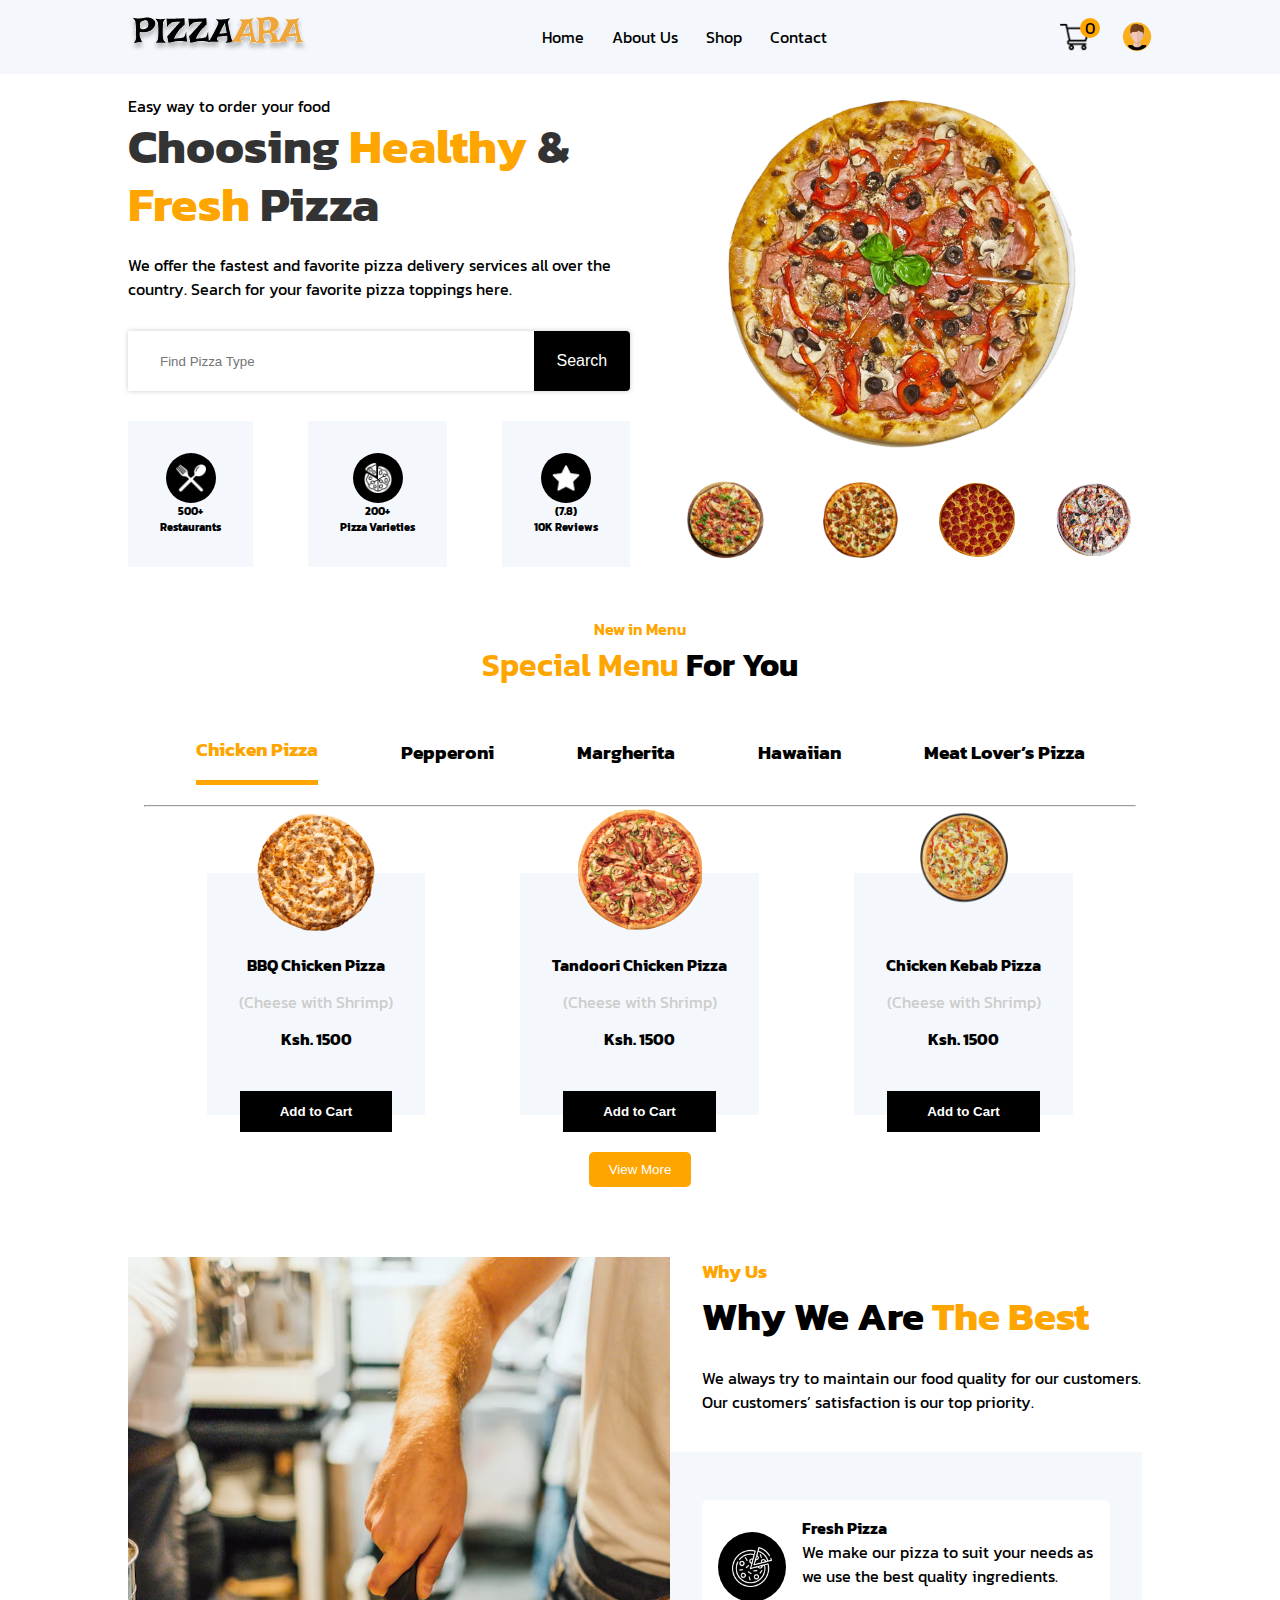
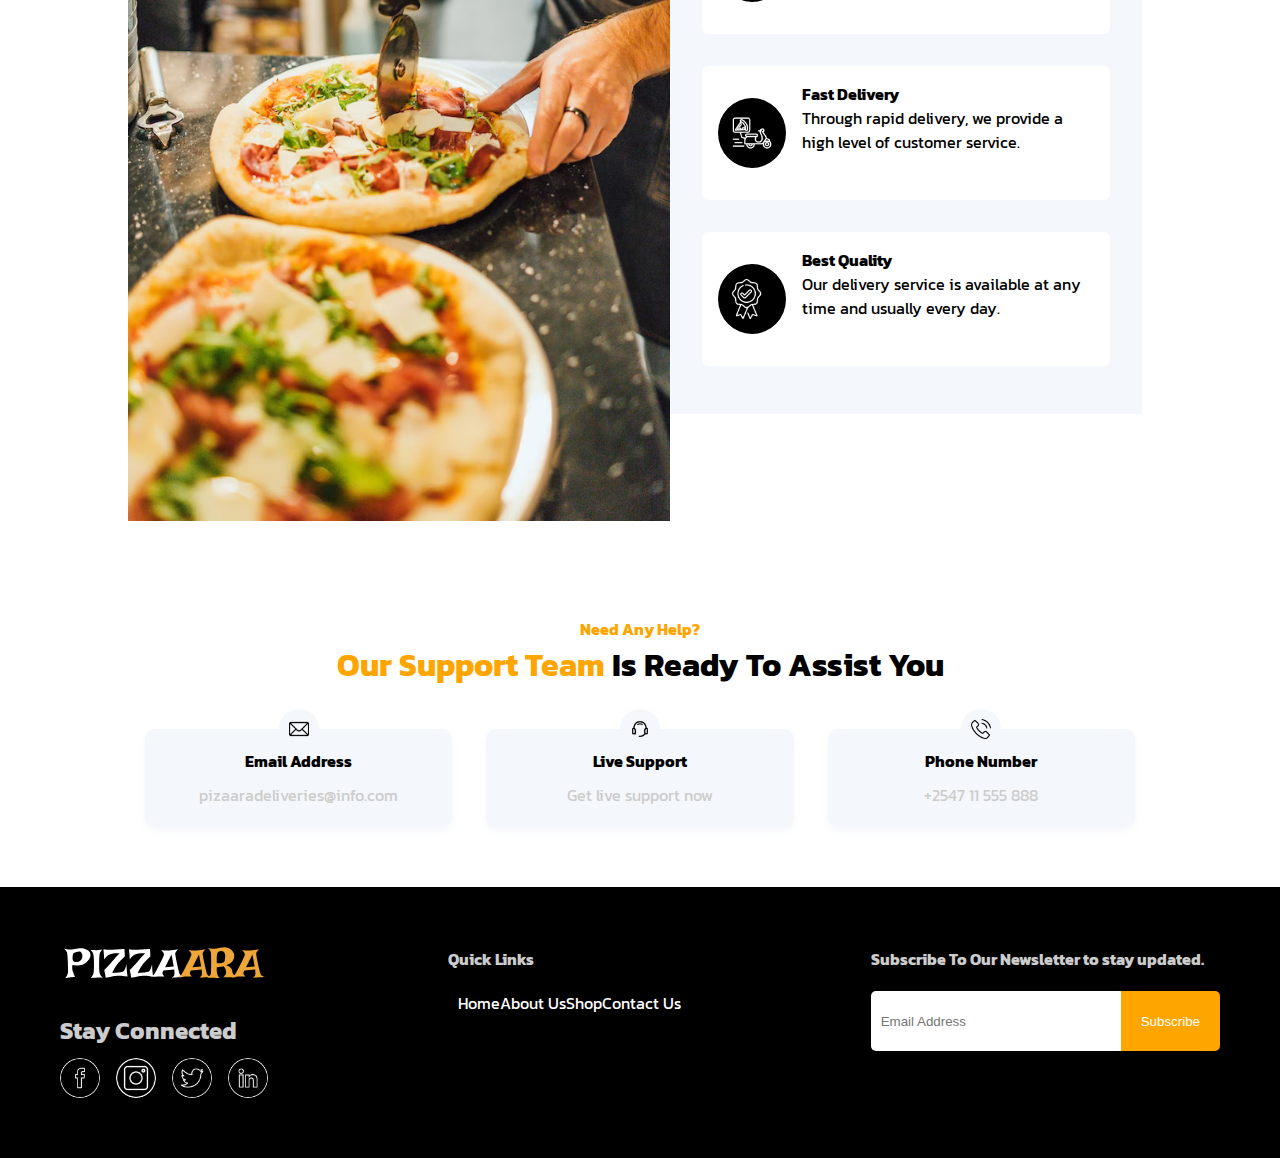
<file: index.html>
<!DOCTYPE html>
<html lang="en">
  <head>
    <meta charset="UTF-8" />
    <meta name="viewport" content="width=device-width, initial-scale=1.0" />
    <meta
      name="description"
      content="Your pizza final destination with a variety of options and fast delivery."
    />
    <meta name="author" content="Your Name" />
    <title>Pizzara - Your Pizza Final Destination</title>
    <link rel="stylesheet" href="css/style.css" />
    <link
      rel="stylesheet"
      href="https://cdnjs.cloudflare.com/ajax/libs/font-awesome/6.6.0/css/all.min.css"
      integrity="sha512-Kc323vGBEqzTmouAECnVceyQqyqdsSiqLQISBL29aUW4U/M7pSPA/gEUZQqv1cwx4OnYxTxve5UMg5GT6L4JJg=="
      crossorigin="anonymous"
      referrerpolicy="no-referrer"
    />
    <link rel="preconnect" href="https://fonts.googleapis.com" />
    <link rel="preconnect" href="https://fonts.gstatic.com" crossorigin />
    <link
      href="https://fonts.googleapis.com/css2?family=Kanit:ital,wght@0,100;0,200;0,300;0,400;0,500;0,600;0,700;0,800;0,900;1,100;1,200;1,300;1,400;1,500;1,600;1,700;1,800;1,900&display=swap"
      rel="stylesheet"
    />
  </head>
  <body>
    <!-- Navigation -->
    <header>
      <nav>
        <div class="container">
          <div class="nav">
            <div class="nav-left">
              <img src="images/logo.svg" alt="Main Logo" />
            </div>
            <div class="nav-center">
              <ul>
                <li><a href="/">Home</a></li>
                <li><a href="#about">About Us</a></li>
                <li><a href="shop.html" target="_self">Shop</a></li>
                <li><a href="#contact">Contact</a></li>
              </ul>
            </div>
            <div class="nav-right">
              <img
                class="cart"
                src="images/shopping-cart.png"
                alt="Shopping Cart"
              />
              <span class="cart_no">0</span>
              <img src="images/avatar.png" alt="User Avatar" />
            </div>
            <div class="hammburger">
              <div class="bar"></div>
              <div class="bar"></div>
              <div class="bar"></div>
            </div>
          </div>
        </div>
      </nav>

      <div class="cart_container">
        <div class="cart_hearder">
          <ul>
            <li>Image</li>
            <li>Name</li>
            <li>Quantity</li>
            <li>Price</li>
          </ul>
        </div>
        <div class="cart_items_section">
          <!-- <div class="cartImg">
            <img
              src="images/tandoori-chicken.png"
              alt="Tandoori Chicken Pizza"
            />
          </div>
          <p class="v-c-bold">Tandoori Pepperoni<br /></p>
          <p class="v-c-bold">Ksh. 1500</p>
          <div class="quants">
            <p>-</p>
            <p>1</p>
            <p>+</p>
          </div> -->
        </div>
        <h3 class="totalPrice"></h3>
      </div>

      <!-- Hero Section -->
      <section class="hero">
        <div class="container">
          <div class="hero-container">
            <div class="left">
              <span>Easy way to order your food</span>
              <h1>Choosing <span>Healthy</span> & <span>Fresh</span> Pizza</h1>
              <p>
                We offer the fastest and favorite pizza delivery services all
                over the country. Search for your favorite pizza toppings here.
              </p>
              <!-- Search Form -->
              <div>
                <form action="#">
                  <div class="search-box">
                    <i class="fa-solid fa-magnifying-glass search-icon"></i>

                    <input
                      type="text"
                      placeholder="Find Pizza Type"
                      class="search-input"
                    />
                    <button type="submit" class="search-btn">Search</button>
                  </div>
                </form>
              </div>

              <!-- Varieties Section -->
              <div class="cuts">
                <div class="cutt">
                  <div class="cut1">
                    <img src="./images/cutlery.png" alt="Cutlery" />
                  </div>
                  <h6>500+<br />Restaurants</h6>
                </div>
                <div class="cutt">
                  <div class="cut1">
                    <img src="./images/varieties.png" alt="Pizza Varieties" />
                  </div>
                  <h6>200+<br />Pizza Varieties</h6>
                </div>
                <div class="cutt">
                  <div class="cut1">
                    <img src="./images/star.png" alt="Star Ratings" />
                  </div>
                  <h6>(7.8)<br />10K Reviews</h6>
                </div>
              </div>
            </div>
            <div class="right">
              <div class="piz1">
                <img src="images/hero-pizza.png" alt="Hero Pizza" />
              </div>
              <div class="pizzas">
                <img src="images/pizza-1.png" alt="Pizza 1" />
                <img src="images/pizza-2.png" alt="Pizza 2" />
                <img src="images/pizza-3.png" alt="Pizza 3" />
                <img src="images/pizza-4.png" alt="Pizza 4" />
              </div>
            </div>
          </div>
        </div>
      </section>
    </header>

    <main>
      <!-- Menu Section -->
      <section class="menu">
        <div class="container">
          <div class="menu-container">
            <span class="yellow">New in Menu</span>
            <div>
              <h1><span class="yellow">Special Menu</span> For You</h1>
            </div>
            <ul>
              <li class="select">Chicken Pizza</li>
              <li class="select">Pepperoni</li>
              <li class="select">Margherita</li>
              <li class="select">Hawaiian</li>
              <li class="select">Meat Lover’s Pizza</li>
            </ul>
            <hr />

            <!-- Pizza Items -->

            <div class="variaties chicken">
              <div class="varieties-container">
                <div class="variaties-img">
                  <img
                    src="images/barbecue-chicken-pizza.png"
                    alt="BBQ Chicken Pizza"
                  />
                </div>
                <div class="varieties-content">
                  <p class="v-c-bold">BBQ Chicken Pizza <br /></p>
                  <span>(Cheese with Shrimp)</span> <br />
                  <p class="v-c-bold">Ksh. 1500</p>
                </div>
                <div class="varieties-btn">
                  <button class="v-c-bold" type="button">Add to Cart</button>
                </div>
              </div>

              <!-- <div class="variaties"> -->
              <div class="varieties-container">
                <div class="variaties-img">
                  <img
                    src="images/tandoori-chicken.png"
                    alt="Tandoori Chicken Pizza"
                  />
                </div>
                <div class="varieties-content">
                  <p class="v-c-bold">Tandoori Chicken Pizza<br /></p>
                  <span>(Cheese with Shrimp)</span> <br />
                  <p class="v-c-bold">Ksh. 1500</p>
                </div>
                <div class="varieties-btn">
                  <button class="v-c-bold" type="button">Add to Cart</button>
                </div>
              </div>
              <!-- </div>   -->

              <!-- <div class="variaties"> -->
              <div class="varieties-container">
                <div class="variaties-img">
                  <img
                    src="images/chicken-kebab.png"
                    alt="Chicken Kebab Pizza"
                  />
                </div>
                <div class="varieties-content">
                  <p class="v-c-bold">Chicken Kebab Pizza<br /></p>
                  <span>(Cheese with Shrimp)</span> <br />
                  <p class="v-c-bold">Ksh. 1500</p>
                </div>

                <div class="varieties-btn">
                  <button class="v-c-bold" type="button">Add to Cart</button>
                </div>
              </div>
              <!-- </div> -->
            </div>

            <!-- Pepperoni -->
            <div class="variaties pepperoni">
              <div class="varieties-container">
                <div class="variaties-img">
                  <img
                    src="images/barbecue-chicken-pizza.png"
                    alt="BBQ Chicken Pizza"
                  />
                </div>
                <div class="varieties-content">
                  <p class="v-c-bold">BBQ Pepperoni Pizza <br /></p>
                  <span>(Cheese with Shrimp)</span> <br />
                  <p class="v-c-bold">Ksh. 1500</p>
                </div>
                <div class="varieties-btn">
                  <button class="v-c-bold" type="button">Add to Cart</button>
                </div>
              </div>

              <!-- <div class="variaties"> -->
              <div class="varieties-container">
                <div class="variaties-img">
                  <img
                    src="images/tandoori-chicken.png"
                    alt="Tandoori Chicken Pizza"
                  />
                </div>
                <div class="varieties-content">
                  <p class="v-c-bold">Tandoori Pepperoni Pizza<br /></p>
                  <span>(Cheese with Shrimp)</span> <br />
                  <p class="v-c-bold">Ksh. 1500</p>
                </div>
                <div class="varieties-btn">
                  <button class="v-c-bold" type="button">Add to Cart</button>
                </div>
              </div>
              <!-- </div>   -->

              <!-- <div class="variaties"> -->
              <div class="varieties-container">
                <div class="variaties-img">
                  <img
                    src="images/chicken-kebab.png"
                    alt="Chicken Kebab Pizza"
                  />
                </div>
                <div class="varieties-content">
                  <p class="v-c-bold">Pepperoni Kebab Pizza<br /></p>
                  <span>(Cheese with Shrimp)</span> <br />
                  <p class="v-c-bold">Ksh. 1500</p>
                </div>

                <div class="varieties-btn">
                  <button class="v-c-bold" type="button">Add to Cart</button>
                </div>
              </div>
              <!-- </div> -->
            </div>

            <div class="variaties margherita">
              <div class="varieties-container">
                <div class="variaties-img">
                  <img
                    src="images/barbecue-chicken-pizza.png"
                    alt="BBQ Chicken Pizza"
                  />
                </div>
                <div class="varieties-content">
                  <p class="v-c-bold">BBQ Margherita Pizza <br /></p>
                  <span>(Cheese with Shrimp)</span> <br />
                  <p class="v-c-bold">Ksh. 1500</p>
                </div>
                <div class="varieties-btn">
                  <button class="v-c-bold" type="button">Add to Cart</button>
                </div>
              </div>

              <!-- <div class="variaties"> -->
              <div class="varieties-container">
                <div class="variaties-img">
                  <img
                    src="images/tandoori-chicken.png"
                    alt="Tandoori Chicken Pizza"
                  />
                </div>
                <div class="varieties-content">
                  <p class="v-c-bold">Tandoori Margherita Pizza<br /></p>
                  <span>(Cheese with Shrimp)</span> <br />
                  <p class="v-c-bold">Ksh. 1500</p>
                </div>
                <div class="varieties-btn">
                  <button class="v-c-bold" type="button">Add to Cart</button>
                </div>
              </div>
              <!-- </div>   -->

              <!-- <div class="variaties"> -->
              <div class="varieties-container">
                <div class="variaties-img">
                  <img
                    src="images/chicken-kebab.png"
                    alt="Chicken Kebab Pizza"
                  />
                </div>
                <div class="varieties-content">
                  <p class="v-c-bold">Margherita Kebab Pizza<br /></p>
                  <span>(Cheese with Shrimp)</span> <br />
                  <p class="v-c-bold">Ksh. 1500</p>
                </div>

                <div class="varieties-btn">
                  <button class="v-c-bold" type="button">Add to Cart</button>
                </div>
              </div>
              <!-- </div> -->
            </div>

            <div class="variaties hawaiian">
              <div class="varieties-container">
                <div class="variaties-img">
                  <img
                    src="images/barbecue-chicken-pizza.png"
                    alt="BBQ Chicken Pizza"
                  />
                </div>
                <div class="varieties-content">
                  <p class="v-c-bold">BBQ Hawaiian Pizza <br /></p>
                  <span>(Cheese with Shrimp)</span> <br />
                  <p class="v-c-bold">Ksh. 1500</p>
                </div>
                <div class="varieties-btn">
                  <button class="v-c-bold" type="button">Add to Cart</button>
                </div>
              </div>

              <!-- <div class="variaties"> -->
              <div class="varieties-container">
                <div class="variaties-img">
                  <img
                    src="images/tandoori-chicken.png"
                    alt="Tandoori Chicken Pizza"
                  />
                </div>
                <div class="varieties-content">
                  <p class="v-c-bold">Tandoori Hawaiian Pizza<br /></p>
                  <span>(Cheese with Shrimp)</span> <br />
                  <p class="v-c-bold">Ksh. 1500</p>
                </div>
                <div class="varieties-btn">
                  <button class="v-c-bold" type="button">Add to Cart</button>
                </div>
              </div>
              <!-- </div>   -->

              <!-- <div class="variaties"> -->
              <div class="varieties-container">
                <div class="variaties-img">
                  <img
                    src="images/chicken-kebab.png"
                    alt="Chicken Kebab Pizza"
                  />
                </div>
                <div class="varieties-content">
                  <p class="v-c-bold">Hawaiian Kebab Pizza<br /></p>
                  <span>(Cheese with Shrimp)</span> <br />
                  <p class="v-c-bold">Ksh. 1500</p>
                </div>

                <div class="varieties-btn">
                  <button class="v-c-bold" type="button">Add to Cart</button>
                </div>
              </div>
              <!-- </div> -->
            </div>

            <div class="variaties meat">
              <div class="varieties-container">
                <div class="variaties-img">
                  <img
                    src="images/barbecue-chicken-pizza.png"
                    alt="BBQ Chicken Pizza"
                  />
                </div>
                <div class="varieties-content">
                  <p class="v-c-bold">BBQ Meat Lover’s Pizza <br /></p>
                  <span>(Cheese with Shrimp)</span> <br />
                  <p class="v-c-bold">Ksh. 1500</p>
                </div>
                <div class="varieties-btn">
                  <button class="v-c-bold" type="button">Add to Cart</button>
                </div>
              </div>

              <!-- <div class="variaties"> -->
              <div class="varieties-container">
                <div class="variaties-img">
                  <img
                    src="images/tandoori-chicken.png"
                    alt="Tandoori Chicken Pizza"
                  />
                </div>
                <div class="varieties-content">
                  <p class="v-c-bold">Tandoori Meat Lover’s Pizza<br /></p>
                  <span>(Cheese with Shrimp)</span> <br />
                  <p class="v-c-bold">Ksh. 1500</p>
                </div>
                <div class="varieties-btn">
                  <button class="v-c-bold" type="button">Add to Cart</button>
                </div>
              </div>
              <!-- </div>   -->

              <!-- <div class="variaties"> -->
              <div class="varieties-container">
                <div class="variaties-img">
                  <img
                    src="images/chicken-kebab.png"
                    alt="Chicken Kebab Pizza"
                  />
                </div>
                <div class="varieties-content">
                  <p class="v-c-bold">Meat Lover’s Kebab Pizza<br /></p>
                  <span>(Cheese with Shrimp)</span> <br />
                  <p class="v-c-bold">Ksh. 1500</p>
                </div>

                <div class="varieties-btn">
                  <button class="v-c-bold" type="button">Add to Cart</button>
                </div>
              </div>
              <!-- </div> -->
            </div>

            <div>
              <a href="./shop.html"><button class="var-btn">View More</button></a>
            </div>
          </div>
        </div>
      </section>

      <!-- Why Us Section -->
      <section class="why-us-section" id="about">
        <div class="container">
          <div class="why-us-container">
            <!-- Image Section -->
            <div class="why-us-image">
              <img src="images/why-us.png" alt="Baking a Pizza" />
            </div>

            <!-- Content Section -->
            <div class="why-us-content">
              <div class="why-us-top">
                <span class="highlight">Why Us</span>
                <h2>Why We Are <span class="highlight-best">The Best</span></h2>
                <p>
                  We always try to maintain our food quality for our customers.
                  Our customers’ satisfaction is our top priority.
                </p>
              </div>

              <div class="features">
                <div class="feature">
                  <div class="feature-img">
                    <img src="images/fresh-pizza.png" alt="Fresh Pizza" />
                  </div>

                  <div class="feature-content">
                    <h4>Fresh Pizza</h4>
                    <p>
                      We make our pizza to suit your needs as we use the best
                      quality ingredients.
                    </p>
                  </div>
                </div>
                <div class="feature">
                  <div class="feature-img">
                    <img src="images/fast-delivery.png" alt="Fast Delivery" />
                  </div>

                  <div class="feature-content">
                    <h4>Fast Delivery</h4>
                    <p>
                      Through rapid delivery, we provide a high level of
                      customer service.
                    </p>
                  </div>
                </div>

                <div class="feature">
                  <div class="feature-img">
                    <img src="images/quality.png" alt="Best Quality" />
                  </div>
                  <div class="feature-content">
                    <h4>Best Quality</h4>
                    <p>
                      Our delivery service is available at any time and usually
                      every day.
                    </p>
                  </div>
                </div>
              </div>
            </div>
          </div>
        </div>
      </section>

      <!-- Support Section -->
      <section class="support-section">
        <div class="container">
          <div class="support-container">
            <!-- Heading Section -->
            <span class="help-text">Need Any Help?</span>
            <h2>
              <span class="help-text">Our Support Team</span> Is Ready To Assist
              You
            </h2>

            <!-- Support Details Section -->
            <div class="support-details">
              <div class="support-card">
                <div class="support_img">
                  <img src="images/mail.png" alt="Mail" />
                </div>
                <h5>Email Address</h5>
                <p>pizaaradeliveries@info.com</p>
              </div>
              <div class="support-card">
                <div class="support_img">
                  <img src="images/live-support.png" alt="Live Support" />
                </div>
                <h5>Live Support</h5>
                <p>Get live support now</p>
              </div>
              <div class="support-card">
                <div class="support_img">
                  <img src="images/phone.png" alt="Phone" />
                </div>
                <h5>Phone Number</h5>
                <p>+2547 11 555 888</p>
              </div>
            </div>
          </div>
        </div>
      </section>
    </main>

    <!-- Footer Section -->
    <footer>
      <div class="footer-container">
        <!-- Social Media and Logo -->
        <div class="footer-left">
          <img
            src="images/logo_light.svg"
            alt="Main Logo"
            class="footer-logo"
          />
          <h4>Stay Connected</h4>
          <div class="social-icons">
            <img src="images/facebook.png" alt="Facebook" />
            <img src="images/instagram.png" alt="Instagram" />
            <img src="images/twitter.png" alt="Twitter" />
            <img src="images/linkedin.png" alt="LinkedIn" />
          </div>
        </div>

        <!-- Quick Links Section -->
        <div class="quick-links">
          <h4>Quick Links</h4>
          <ul>
            <li><a href="#home">Home</a></li>
            <li><a href="#about">About Us</a></li>
            <li><a href="#shop">Shop</a></li>
            <li><a href="#contact">Contact Us</a></li>
          </ul>
        </div>

        <!-- Newsletter Section -->
        <div class="newsletter">
          <h4>Subscribe To Our Newsletter to stay updated.</h4>
          <form action="#">
            <div class="mail-box">
              <input type="email" placeholder="Email Address" class="input" />
              <button type="submit" class="subscribe-btn">Subscribe</button>
            </div>
          </form>
        </div>
      </div>
    </footer>

    <script src="./js/script.js"></script>
    <script src="./js/cart.js"></script>
  </body>
</html>
</file>
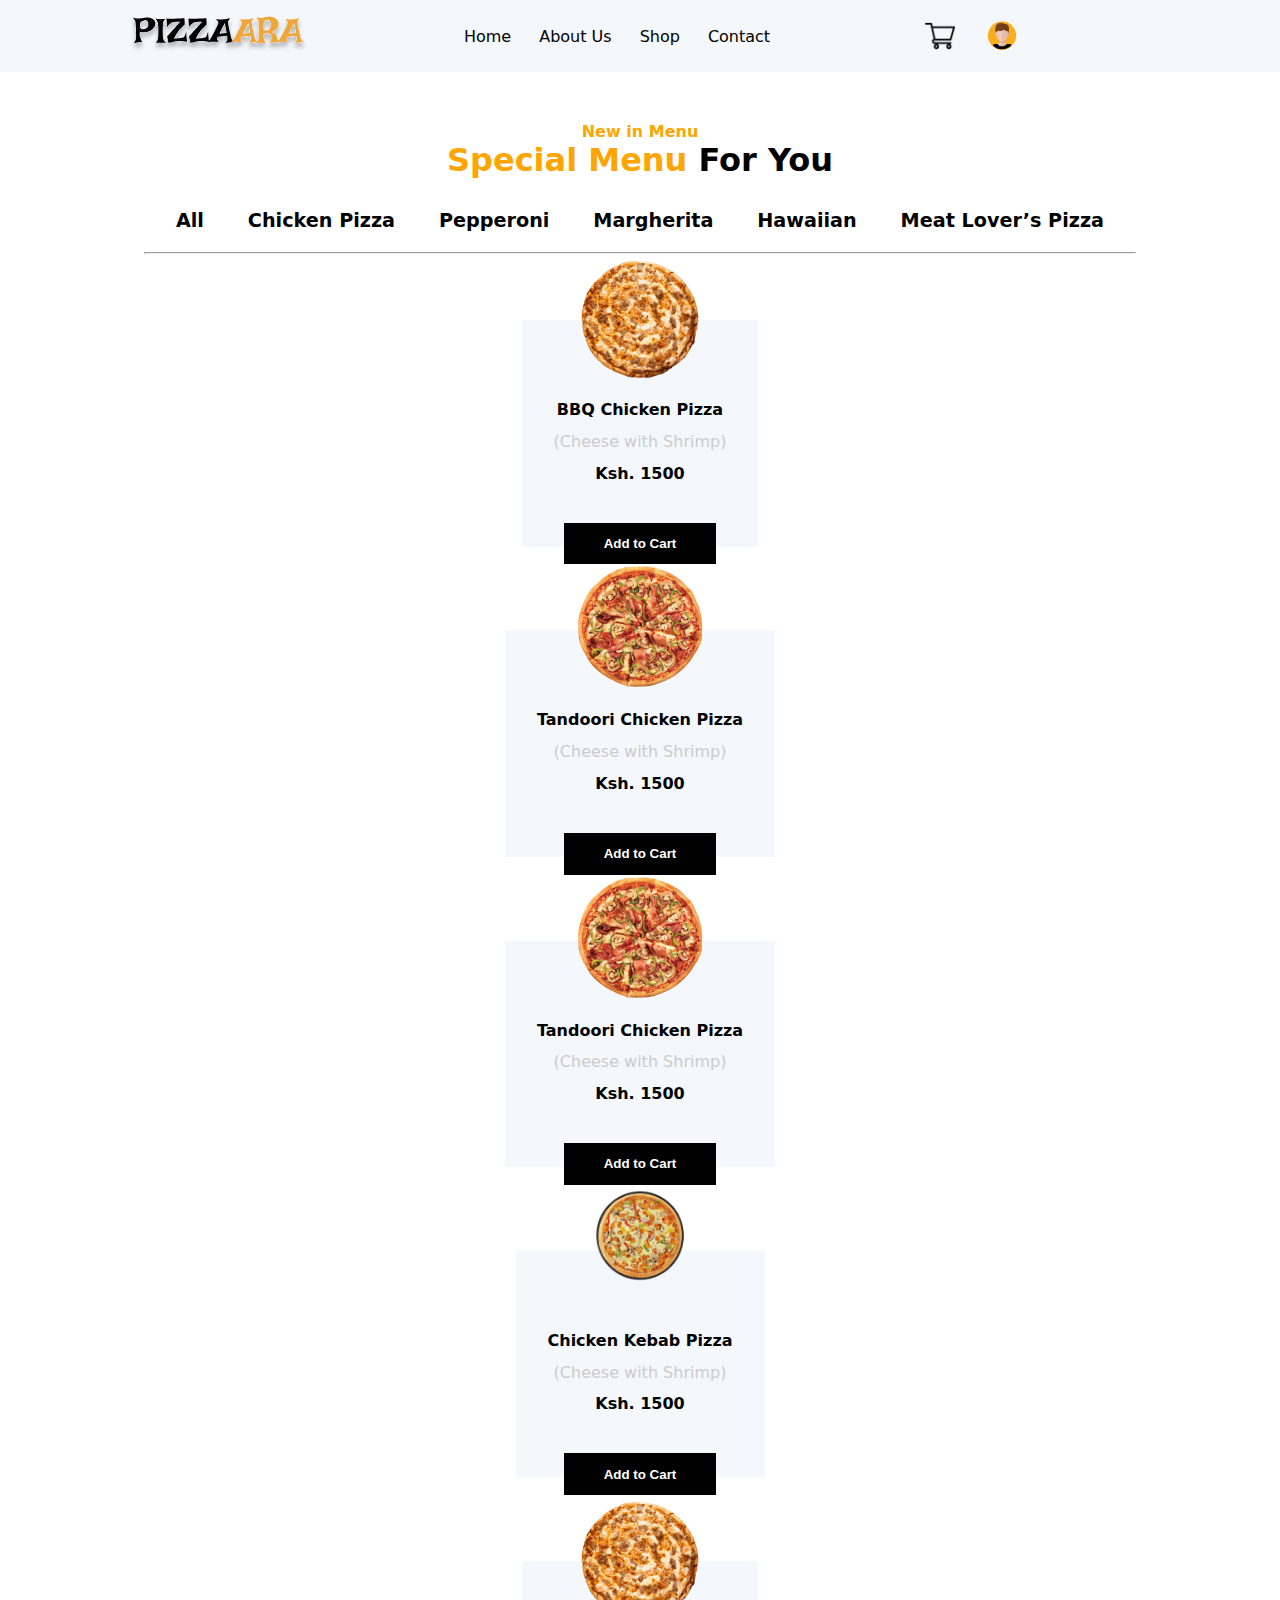
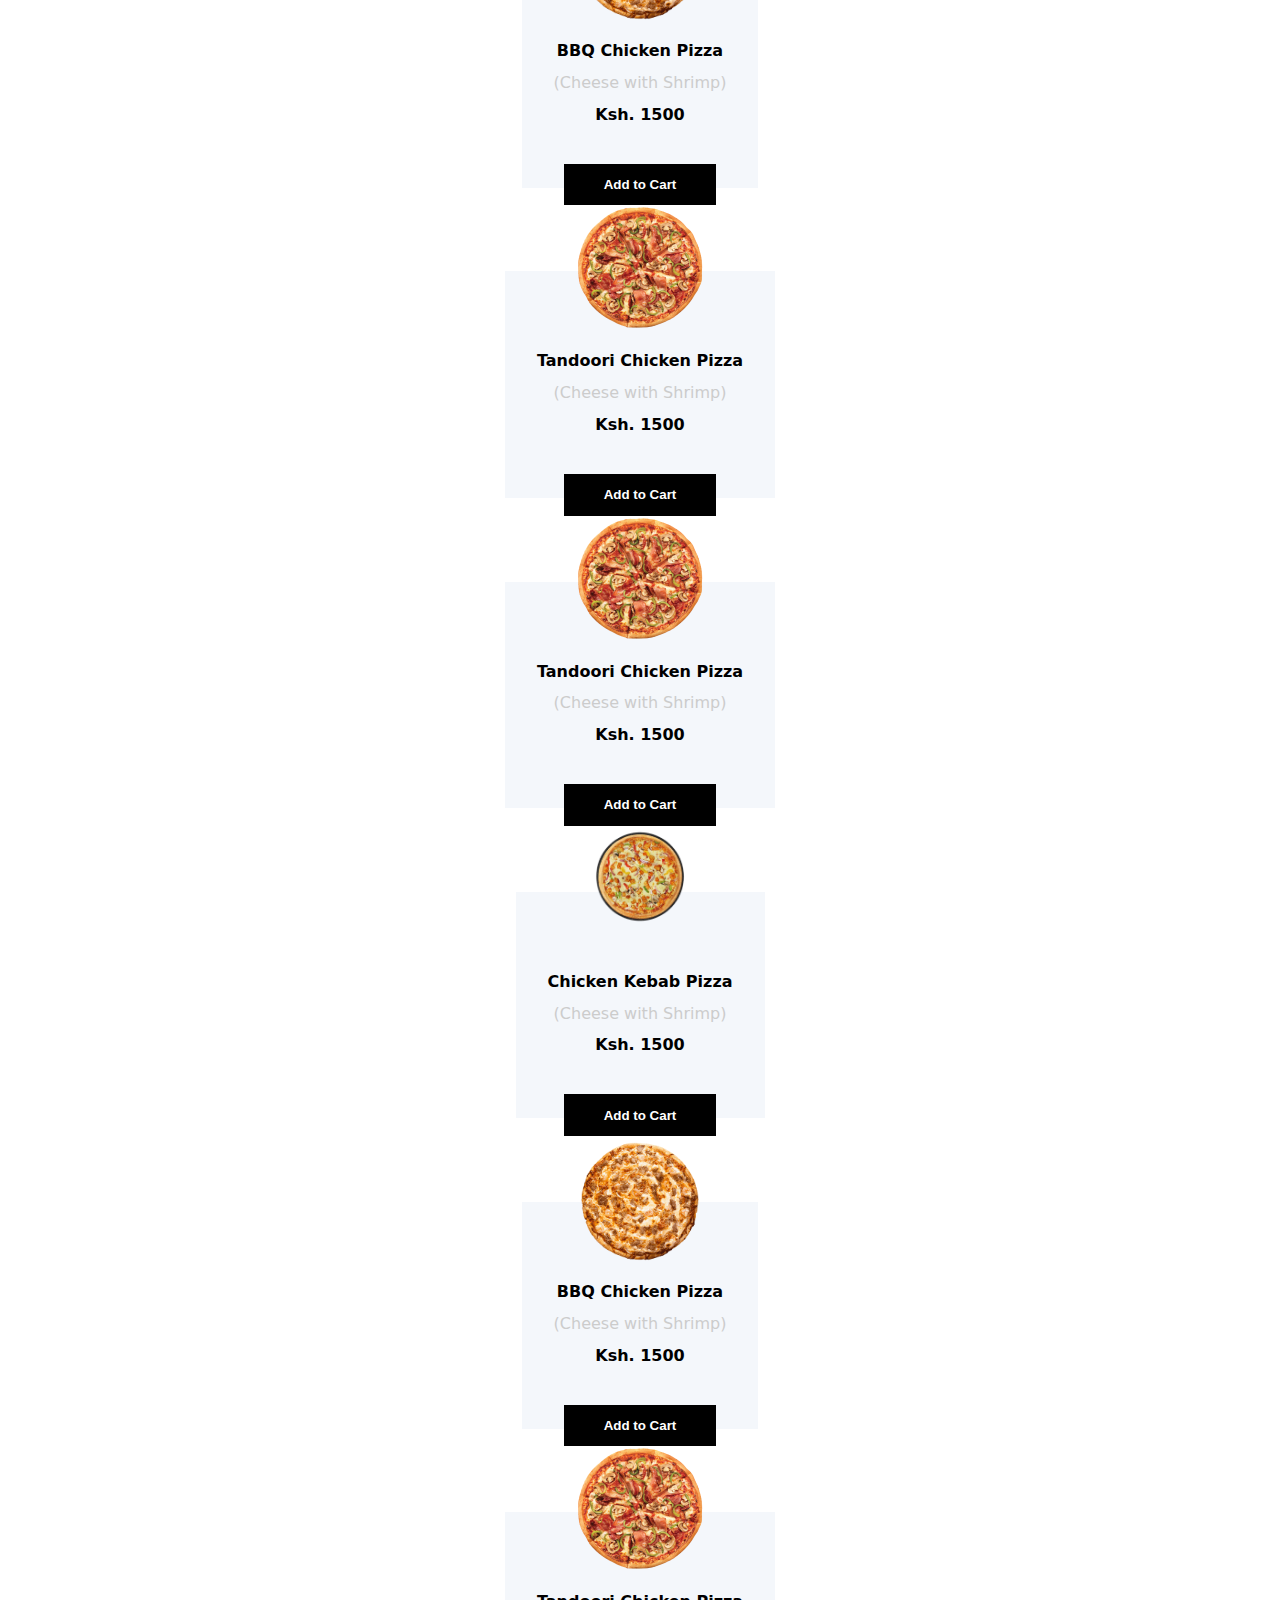
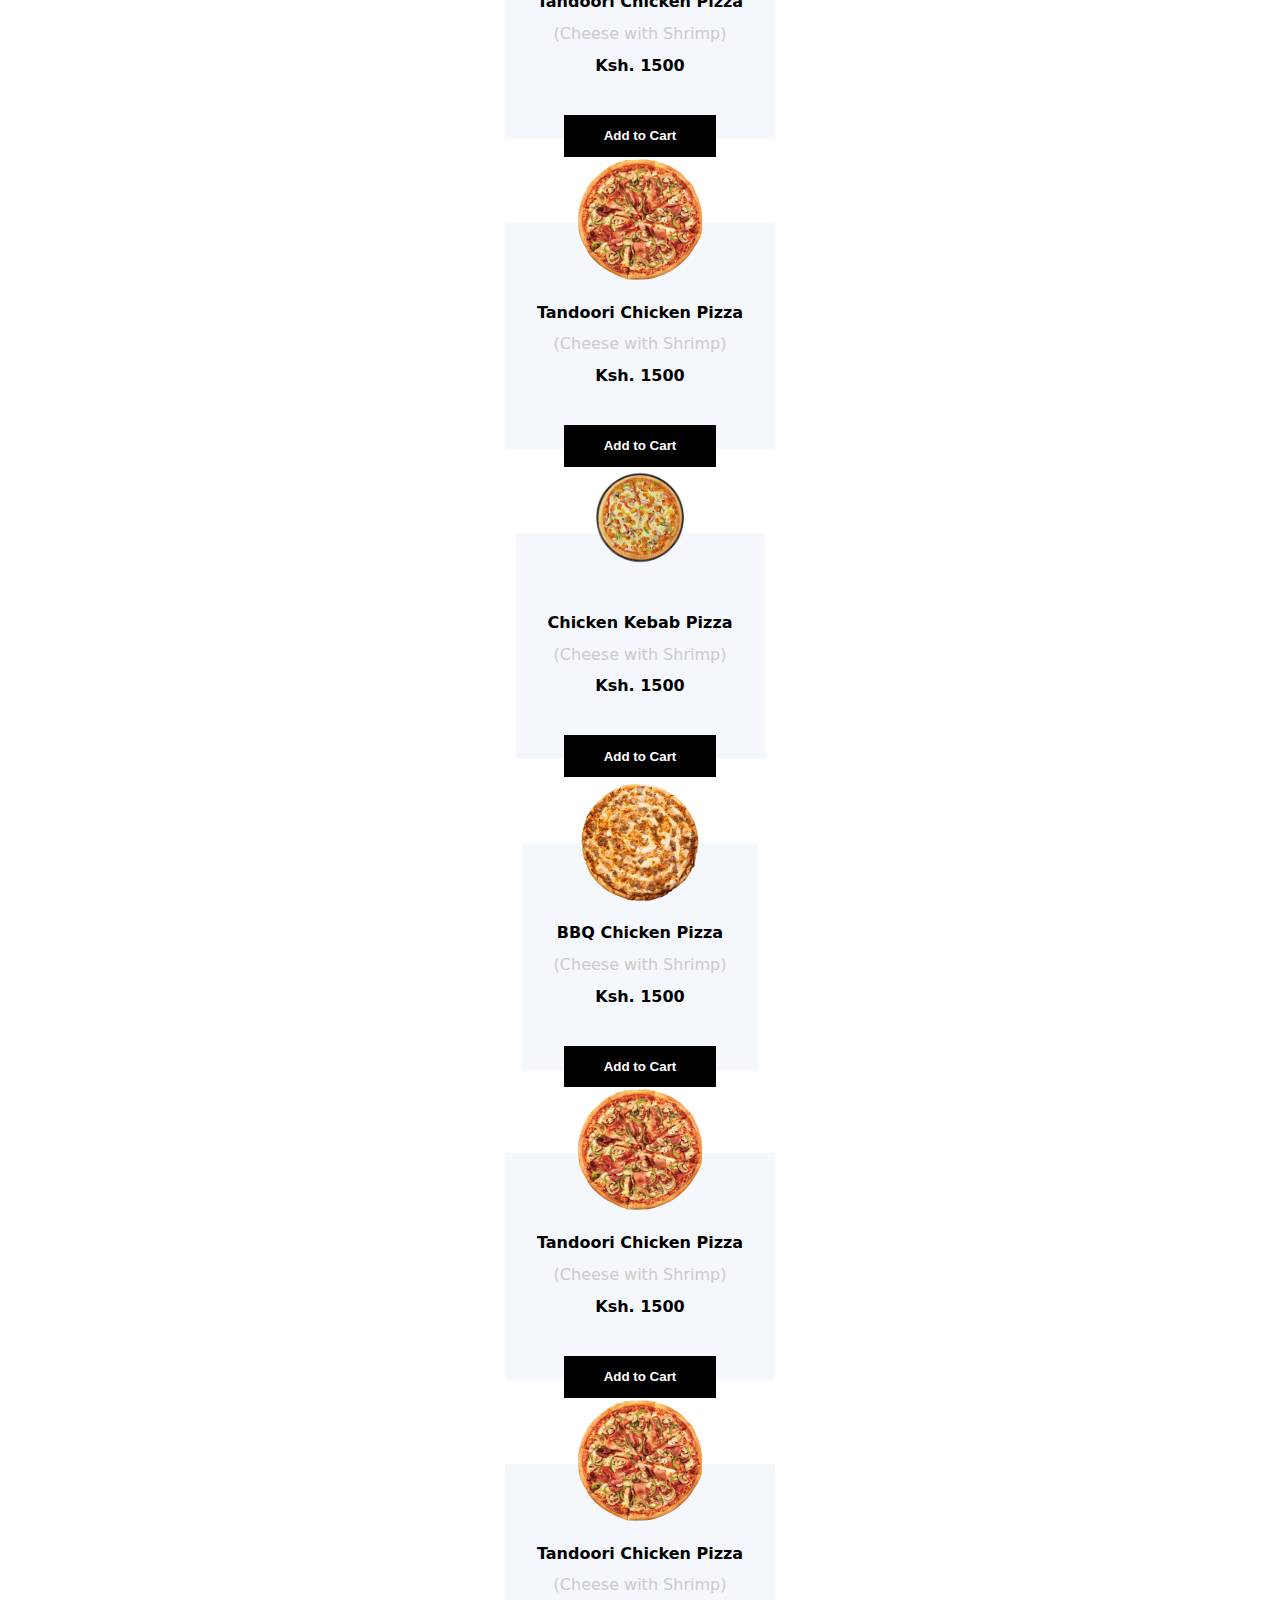
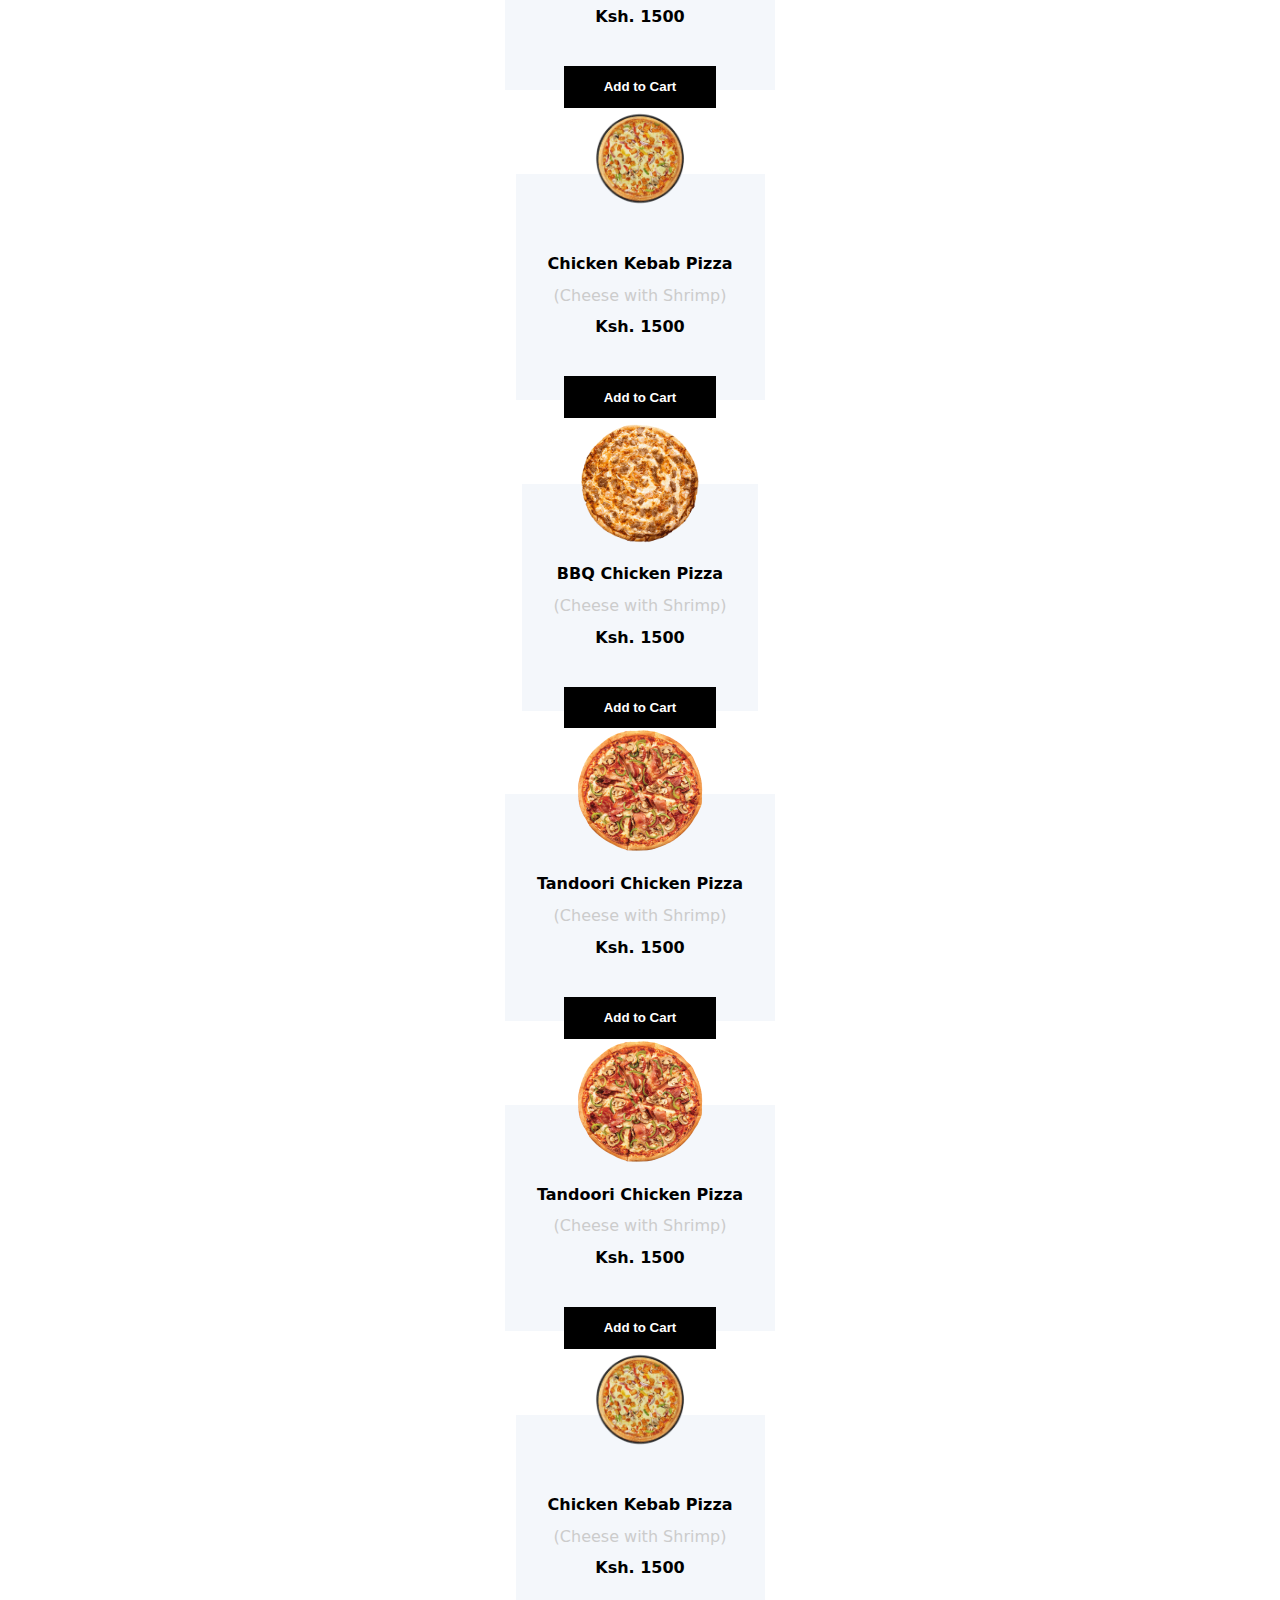
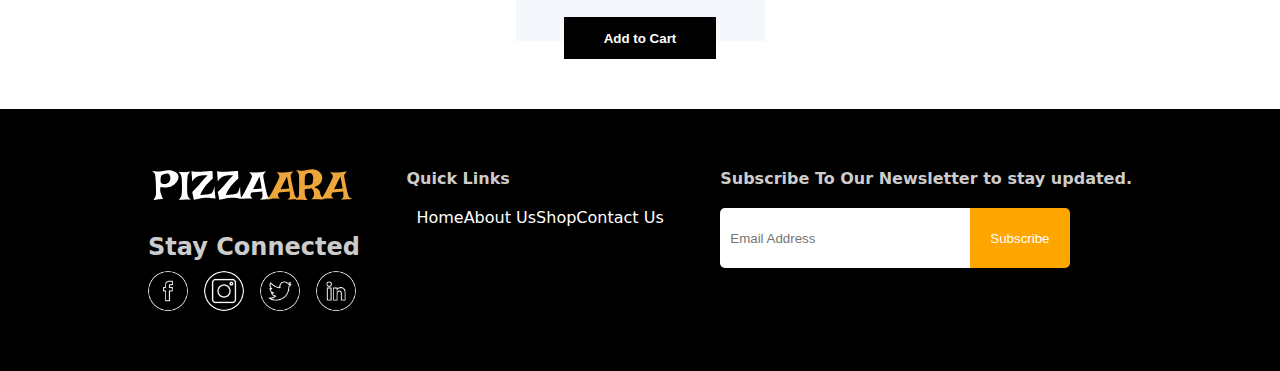
<file: sass/pages/shop/index.html>
<!DOCTYPE html>
<html lang="en">
<head>
  <meta charset="UTF-8">
  <meta name="viewport" content="width=device-width, initial-scale=1.0">
  <title>my shop pizzara website</title>
  <link rel="stylesheet" href="/css/style.css">
</head>
<body>

  <!-- Header Section -->
  <header>
    <nav>
      <div class="container">
        <div class="nav">
          <div class="nav-left">
            <a href="../../../index.html"><img src="../../../images/logo.svg" alt="Main Logo" /></a>
          </div>
          <div class="nav-center">
            <ul>
              <li><a href="../../../index.html">Home</a></li>
              <li><a href="#about">About Us</a></li>
              <li><a href="#shop">Shop</a></li>
              <li><a href="#contact">Contact</a></li>
            </ul>
          </div>
          <div class="nav-right">
            <img src="../../../images/shopping-cart.png" alt="Shopping Cart" />
            <img src="../../../images/avatar.png" alt="User Avatar" />
          </div>
          <i class="fa-solid fa-bars"></i>
        </div>
      </div>
    </nav>
  </header>

  <!-- Menu Section -->
  <section class="menu">
    <div class="container">
      <div class="menu-container">
        <span class="yellow">New in Menu</span>
        <div>
          <h1><span class="yellow">Special Menu</span> For You</h1>
        </div>
        <ul>
          <li><a href="#">All</a></li>         
          <li><a href="#">Chicken Pizza</a></li>
          <li><a href="#">Pepperoni</a></li>
          <li><a href="#">Margherita</a></li>
          <li><a href="#">Hawaiian</a></li>
          <li><a href="#">Meat Lover’s Pizza</a></li>
        </ul>
        <hr />
      </div>
    </div>

    <!-- Pizza Items Section -->
    <div class="shop-container">
      <div class="variaties">
        <div class="varieties-container">
          <div class="variaties-img">
            <img src="../../../images/barbecue-chicken-pizza.png" alt="BBQ Chicken Pizza" />
          </div>
          <div class="varieties-content">
            <p class="v-c-bold">BBQ Chicken Pizza <br /></p>
            <span>(Cheese with Shrimp)</span> <br />
            <p class="v-c-bold">Ksh. 1500</p>
          </div>
          <div class="varieties-btn">
            <button class="v-c-bold" type="button">Add to Cart</button>
          </div>
        </div>
      </div>

      <div class="variaties">
        <div class="varieties-container">
          <div class="variaties-img">
            <img src="../../../images/tandoori-chicken.png" alt="Tandoori Chicken Pizza" />
          </div>
          <div class="varieties-content">
            <p class="v-c-bold">Tandoori Chicken Pizza<br /></p>
            <span>(Cheese with Shrimp)</span> <br />
            <p class="v-c-bold">Ksh. 1500</p>
          </div>
          <div class="varieties-btn">
            <button class="v-c-bold" type="button">Add to Cart</button>
          </div>
        </div>
      </div>

      <div class="variaties">
        <div class="varieties-container">
          <div class="variaties-img">
            <img src="../../../images/tandoori-chicken.png" alt="Tandoori Chicken Pizza" />
          </div>
          <div class="varieties-content">
            <p class="v-c-bold">Tandoori Chicken Pizza<br /></p>
            <span>(Cheese with Shrimp)</span> <br />
            <p class="v-c-bold">Ksh. 1500</p>
          </div>
          <div class="varieties-btn">
            <button class="v-c-bold" type="button">Add to Cart</button>
          </div>
        </div>
      </div>

      <div class="variaties">
        <div class="varieties-container">
          <div class="variaties-img">
            <img class="var" src="../../../images/chicken-kebab.png" alt="Chicken Kebab Pizza" />
          </div>
          <div class="varieties-content">
            <p class="v-c-bold">Chicken Kebab Pizza<br /></p>
            <span>(Cheese with Shrimp)</span> <br />
            <p class="v-c-bold">Ksh. 1500</p>
          </div>
          <div class="varieties-btn">
            <button class="v-c-bold" type="button">Add to Cart</button>
          </div>
        </div>
      </div>

      <div class="variaties">
        <div class="varieties-container">
          <div class="variaties-img">
            <img src="../../../images/barbecue-chicken-pizza.png" alt="BBQ Chicken Pizza" />
          </div>
          <div class="varieties-content">
            <p class="v-c-bold">BBQ Chicken Pizza <br /></p>
            <span>(Cheese with Shrimp)</span> <br />
            <p class="v-c-bold">Ksh. 1500</p>
          </div>
          <div class="varieties-btn">
            <button class="v-c-bold" type="button">Add to Cart</button>
          </div>
        </div>
      </div>

      <div class="variaties">
        <div class="varieties-container">
          <div class="variaties-img">
            <img src="../../../images/tandoori-chicken.png" alt="Tandoori Chicken Pizza" />
          </div>
          <div class="varieties-content">
            <p class="v-c-bold">Tandoori Chicken Pizza<br /></p>
            <span>(Cheese with Shrimp)</span> <br />
            <p class="v-c-bold">Ksh. 1500</p>
          </div>
          <div class="varieties-btn">
            <button class="v-c-bold" type="button">Add to Cart</button>
          </div>
        </div>
      </div>

      <div class="variaties">
        <div class="varieties-container">
          <div class="variaties-img">
            <img src="../../../images/tandoori-chicken.png" alt="Tandoori Chicken Pizza" />
          </div>
          <div class="varieties-content">
            <p class="v-c-bold">Tandoori Chicken Pizza<br /></p>
            <span>(Cheese with Shrimp)</span> <br />
            <p class="v-c-bold">Ksh. 1500</p>
          </div>
          <div class="varieties-btn">
            <button class="v-c-bold" type="button">Add to Cart</button>
          </div>
        </div>
      </div>

      <div class="variaties">
        <div class="varieties-container">
          <div class="variaties-img">
            <img class="var" src="../../../images/chicken-kebab.png" alt="Chicken Kebab Pizza" />
          </div>
          <div class="varieties-content">
            <p class="v-c-bold">Chicken Kebab Pizza<br /></p>
            <span>(Cheese with Shrimp)</span> <br />
            <p class="v-c-bold">Ksh. 1500</p>
          </div>
          <div class="varieties-btn">
            <button class="v-c-bold" type="button">Add to Cart</button>
          </div>
        </div>
      </div>

      <div class="variaties">
        <div class="varieties-container">
          <div class="variaties-img">
            <img src="../../../images/barbecue-chicken-pizza.png" alt="BBQ Chicken Pizza" />
          </div>
          <div class="varieties-content">
            <p class="v-c-bold">BBQ Chicken Pizza <br /></p>
            <span>(Cheese with Shrimp)</span> <br />
            <p class="v-c-bold">Ksh. 1500</p>
          </div>
          <div class="varieties-btn">
            <button class="v-c-bold" type="button">Add to Cart</button>
          </div>
        </div>
      </div>

      <div class="variaties">
        <div class="varieties-container">
          <div class="variaties-img">
            <img src="../../../images/tandoori-chicken.png" alt="Tandoori Chicken Pizza" />
          </div>
          <div class="varieties-content">
            <p class="v-c-bold">Tandoori Chicken Pizza<br /></p>
            <span>(Cheese with Shrimp)</span> <br />
            <p class="v-c-bold">Ksh. 1500</p>
          </div>
          <div class="varieties-btn">
            <button class="v-c-bold" type="button">Add to Cart</button>
          </div>
        </div>
      </div>

      <div class="variaties">
        <div class="varieties-container">
          <div class="variaties-img">
            <img src="../../../images/tandoori-chicken.png" alt="Tandoori Chicken Pizza" />
          </div>
          <div class="varieties-content">
            <p class="v-c-bold">Tandoori Chicken Pizza<br /></p>
            <span>(Cheese with Shrimp)</span> <br />
            <p class="v-c-bold">Ksh. 1500</p>
          </div>
          <div class="varieties-btn">
            <button class="v-c-bold" type="button">Add to Cart</button>
          </div>
        </div>
      </div>

      <div class="variaties">
        <div class="varieties-container">
          <div class="variaties-img">
            <img class="var" src="../../../images/chicken-kebab.png" alt="Chicken Kebab Pizza" />
          </div>
          <div class="varieties-content">
            <p class="v-c-bold">Chicken Kebab Pizza<br /></p>
            <span>(Cheese with Shrimp)</span> <br />
            <p class="v-c-bold">Ksh. 1500</p>
          </div>
          <div class="varieties-btn">
            <button class="v-c-bold" type="button">Add to Cart</button>
          </div>
        </div>
      </div>

      <div class="variaties">
        <div class="varieties-container">
          <div class="variaties-img">
            <img src="../../../images/barbecue-chicken-pizza.png" alt="BBQ Chicken Pizza" />
          </div>
          <div class="varieties-content">
            <p class="v-c-bold">BBQ Chicken Pizza <br /></p>
            <span>(Cheese with Shrimp)</span> <br />
            <p class="v-c-bold">Ksh. 1500</p>
          </div>
          <div class="varieties-btn">
            <button class="v-c-bold" type="button">Add to Cart</button>
          </div>
        </div>
      </div>

      <div class="variaties">
        <div class="varieties-container">
          <div class="variaties-img">
            <img src="../../../images/tandoori-chicken.png" alt="Tandoori Chicken Pizza" />
          </div>
          <div class="varieties-content">
            <p class="v-c-bold">Tandoori Chicken Pizza<br /></p>
            <span>(Cheese with Shrimp)</span> <br />
            <p class="v-c-bold">Ksh. 1500</p>
          </div>
          <div class="varieties-btn">
            <button class="v-c-bold" type="button">Add to Cart</button>
          </div>
        </div>
      </div>

      <div class="variaties">
        <div class="varieties-container">
          <div class="variaties-img">
            <img src="../../../images/tandoori-chicken.png" alt="Tandoori Chicken Pizza" />
          </div>
          <div class="varieties-content">
            <p class="v-c-bold">Tandoori Chicken Pizza<br /></p>
            <span>(Cheese with Shrimp)</span> <br />
            <p class="v-c-bold">Ksh. 1500</p>
          </div>
          <div class="varieties-btn">
            <button class="v-c-bold" type="button">Add to Cart</button>
          </div>
        </div>
      </div>

      <div class="variaties">
        <div class="varieties-container">
          <div class="variaties-img">
            <img class="var" src="../../../images/chicken-kebab.png" alt="Chicken Kebab Pizza" />
          </div>
          <div class="varieties-content">
            <p class="v-c-bold">Chicken Kebab Pizza<br /></p>
            <span>(Cheese with Shrimp)</span> <br />
            <p class="v-c-bold">Ksh. 1500</p>
          </div>
          <div class="varieties-btn">
            <button class="v-c-bold" type="button">Add to Cart</button>
          </div>
        </div>
      </div>

      <div class="variaties">
        <div class="varieties-container">
          <div class="variaties-img">
            <img src="../../../images/barbecue-chicken-pizza.png" alt="BBQ Chicken Pizza" />
          </div>
          <div class="varieties-content">
            <p class="v-c-bold">BBQ Chicken Pizza <br /></p>
            <span>(Cheese with Shrimp)</span> <br />
            <p class="v-c-bold">Ksh. 1500</p>
          </div>
          <div class="varieties-btn">
            <button class="v-c-bold" type="button">Add to Cart</button>
          </div>
        </div>
      </div>

      <div class="variaties">
        <div class="varieties-container">
          <div class="variaties-img">
            <img src="../../../images/tandoori-chicken.png" alt="Tandoori Chicken Pizza" />
          </div>
          <div class="varieties-content">
            <p class="v-c-bold">Tandoori Chicken Pizza<br /></p>
            <span>(Cheese with Shrimp)</span> <br />
            <p class="v-c-bold">Ksh. 1500</p>
          </div>
          <div class="varieties-btn">
            <button class="v-c-bold" type="button">Add to Cart</button>
          </div>
        </div>
      </div>

      <div class="variaties">
        <div class="varieties-container">
          <div class="variaties-img">
            <img src="../../../images/tandoori-chicken.png" alt="Tandoori Chicken Pizza" />
          </div>
          <div class="varieties-content">
            <p class="v-c-bold">Tandoori Chicken Pizza<br /></p>
            <span>(Cheese with Shrimp)</span> <br />
            <p class="v-c-bold">Ksh. 1500</p>
          </div>
          <div class="varieties-btn">
            <button class="v-c-bold" type="button">Add to Cart</button>
          </div>
        </div>
      </div>

      <div class="variaties">
        <div class="varieties-container">
          <div class="variaties-img">
            <img class="var" src="../../../images/chicken-kebab.png" alt="Chicken Kebab Pizza" />
          </div>
          <div class="varieties-content">
            <p class="v-c-bold">Chicken Kebab Pizza<br /></p>
            <span>(Cheese with Shrimp)</span> <br />
            <p class="v-c-bold">Ksh. 1500</p>
          </div>
          <div class="varieties-btn">
            <button class="v-c-bold" type="button">Add to Cart</button>
          </div>
        </div>
      </div>
    </div>
  </section>

  <!-- Footer Section -->
  <footer>
    <div class="container">
      <div class="footer-container">
        <!-- Social Media and Logo -->
        <div class="footer-left">
          <img src="../../../images/logo_light.svg" alt="Main Logo" class="footer-logo" />
          <h4>Stay Connected</h4>
          <div class="social-icons">
            <img src="../../../images/facebook.png" alt="Facebook" />
            <img src="../../../images/instagram.png" alt="Instagram" />
            <img src="../../../images/twitter.png" alt="Twitter" />
            <img src="../../../images/linkedin.png" alt="LinkedIn" />
          </div>
        </div>

        <!-- Quick Links Section -->
        <div class="quick-links">
          <h4>Quick Links</h4>
          <ul>
            <li><a href="#home">Home</a></li>
            <li><a href="#about">About Us</a></li>
            <li><a href="#shop">Shop</a></li>
            <li><a href="#contact">Contact Us</a></li>
          </ul>
        </div>

        <!-- Newsletter Section -->
        <div class="newsletter">
          <h4>Subscribe To Our Newsletter to stay updated.</h4>
          <form action="#">
            <div class="mail-box">
              <input type="email" placeholder="Email Address" class="input" />
              <button type="submit" class="subscribe-btn">Subscribe</button>
            </div>
          </form>
        </div>
      </div>
    </div>
  </footer>

</body>
</html>
</file>
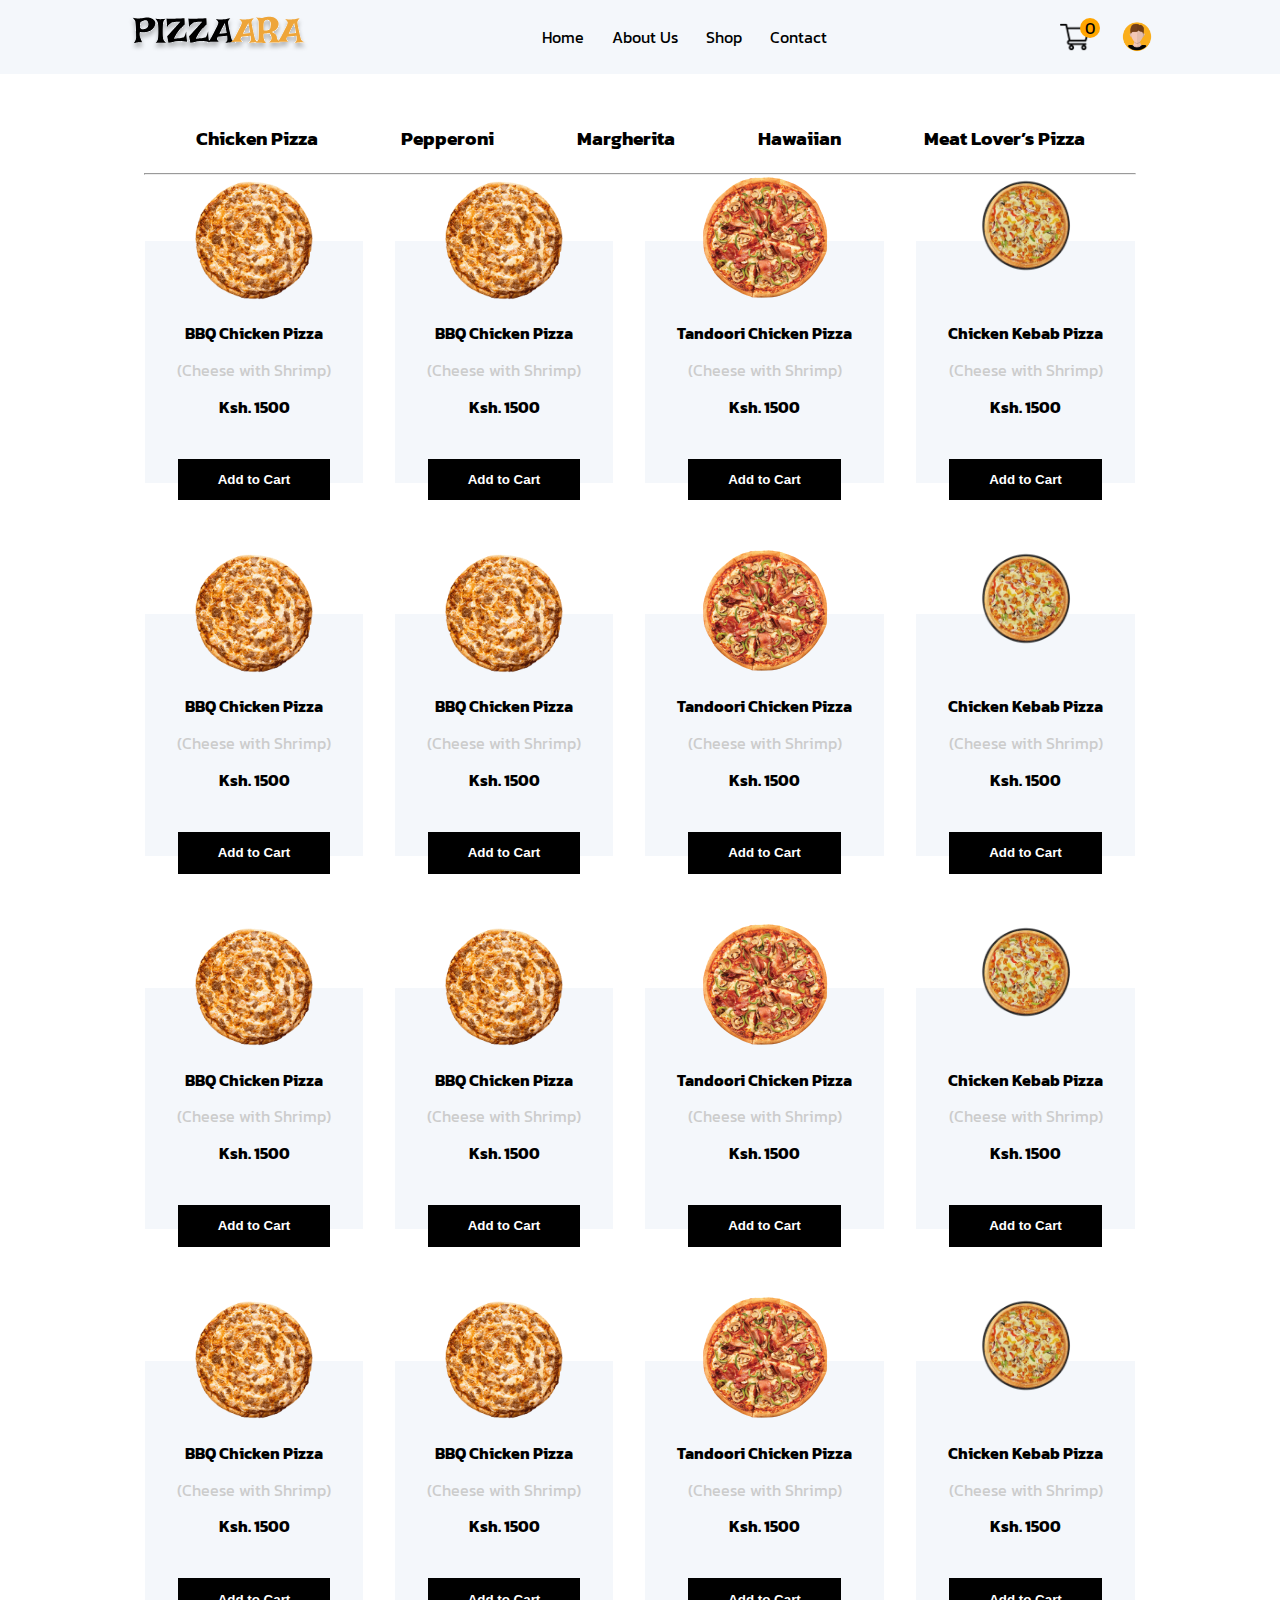
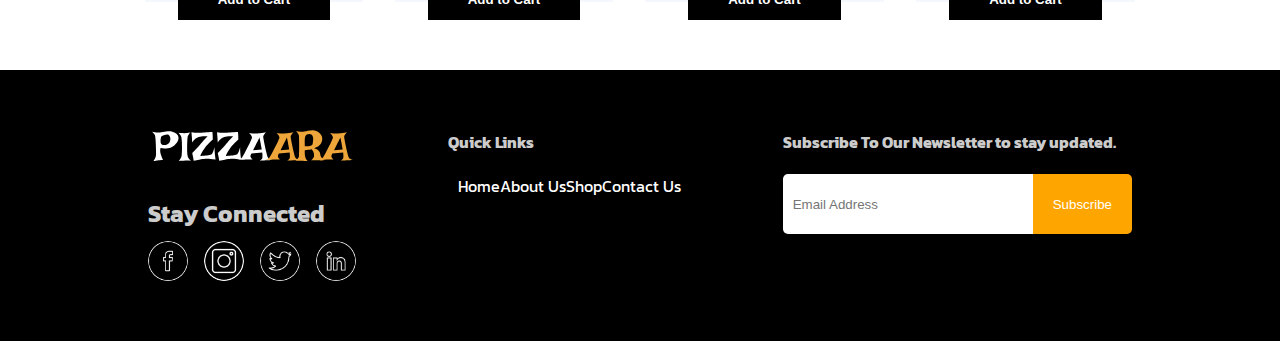
<file: shop.html>
<!DOCTYPE html>
<html lang="en">
  <head>
    <meta charset="UTF-8" />
    <meta name="viewport" content="width=device-width, initial-scale=1.0" />
    <title>my shop pizzara website</title>
    <link rel="stylesheet" href="css/style.css" />
    <link
      rel="stylesheet"
      href="https://cdnjs.cloudflare.com/ajax/libs/font-awesome/6.6.0/css/all.min.css"
      integrity="sha512-Kc323vGBEqzTmouAECnVceyQqyqdsSiqLQISBL29aUW4U/M7pSPA/gEUZQqv1cwx4OnYxTxve5UMg5GT6L4JJg=="
      crossorigin="anonymous"
      referrerpolicy="no-referrer"
    />
    <link rel="preconnect" href="https://fonts.googleapis.com" />
    <link rel="preconnect" href="https://fonts.gstatic.com" crossorigin />
    <link
      href="https://fonts.googleapis.com/css2?family=Kanit:ital,wght@0,100;0,200;0,300;0,400;0,500;0,600;0,700;0,800;0,900;1,100;1,200;1,300;1,400;1,500;1,600;1,700;1,800;1,900&display=swap"
      rel="stylesheet"
    />
  </head>
  <body>
    <!-- Header and linking section Section -->
    <header>
      <nav>
        <div class="container">
          <div class="nav">
            <div class="nav-left">
              <img src="images/logo.svg" alt="Main Logo" />
            </div>
            <div class="nav-center">
              <ul>
                <li><a href="/">Home</a></li>
                <li><a href="#about">About Us</a></li>
                <li><a href="shop.html" target="_self">Shop</a></li>
                <li><a href="#contact">Contact</a></li>
              </ul>
            </div>
            <div class="nav-right">
              <img
                class="cart"
                src="images/shopping-cart.png"
                alt="Shopping Cart"
              />
              <span class="cart_no">0</span>
              <img src="images/avatar.png" alt="User Avatar" />
            </div>
            <div class="hammburger">
              <div class="bar"></div>
              <div class="bar"></div>
              <div class="bar"></div>
            </div>
          </div>
        </div>
      </nav>

      <div class="cart_container">
        <div class="cart_hearder">
          <ul>
            <li>Image</li>
            <li>Name</li>
            <li>Quantity</li>
            <li>Price</li>
          </ul>
        </div>
        <div class="cart_items_section">
          <!-- <div class="cartImg">
            <img
              src="images/tandoori-chicken.png"
              alt="Tandoori Chicken Pizza"
            />
          </div>
          <p class="v-c-bold">Tandoori Pepperoni<br /></p>
          <p class="v-c-bold">Ksh. 1500</p>
          <div class="quants">
            <p>-</p>
            <p>1</p>
            <p>+</p>
          </div> -->
        </div>
        <h3 class="totalPrice"></h3>
      </div>

    <main>

          <!-- Menu Section -->
      <section class="menu">
        <div class="container">
          <div class="menu-container">
            <ul>
              <li><a href="#" class="select" class="active">Chicken Pizza</a></li>
              <li><a href="#" class="select">Pepperoni</a></li>
              <li><a href="#" class="select">Margherita</a></li>
              <li><a href="#" class="select">Hawaiian</a></li>
              <li><a href="#" class="select">Meat Lover’s Pizza</a></li>
            </ul>
            <hr />
<div class="all-varieties">


            <!-- Pizza Items -->

            <div class="variaties">
              <div class="varieties-container">
                <div class="variaties-img">
                  <img
                    src="images/barbecue-chicken-pizza.png"
                    alt="BBQ Chicken Pizza"
                  />
                </div>
                <div class="varieties-content">
                  <p class="v-c-bold">BBQ Chicken Pizza <br /></p>
                  <span>(Cheese with Shrimp)</span> <br />
                  <p class="v-c-bold">Ksh. 1500</p>
                </div>
                <div class="varieties-btn">
                  <button class="v-c-bold" type="button">Add to Cart</button>
                </div>
              </div>
              <div class="varieties-container">
                <div class="variaties-img">
                  <img
                    src="images/barbecue-chicken-pizza.png"
                    alt="BBQ Chicken Pizza"
                  />
                </div>
                <div class="varieties-content">
                  <p class="v-c-bold">BBQ Chicken Pizza <br /></p>
                  <span>(Cheese with Shrimp)</span> <br />
                  <p class="v-c-bold">Ksh. 1500</p>
                </div>
                <div class="varieties-btn">
                  <button class="v-c-bold" type="button">Add to Cart</button>
                </div>
              </div>

              <!-- <div class="variaties"> -->
              <div class="varieties-container">
                <div class="variaties-img">
                  <img
                    src="images/tandoori-chicken.png"
                    alt="Tandoori Chicken Pizza"
                  />
                </div>
                <div class="varieties-content">
                  <p class="v-c-bold">Tandoori Chicken Pizza<br /></p>
                  <span>(Cheese with Shrimp)</span> <br />
                  <p class="v-c-bold">Ksh. 1500</p>
                </div>
                <div class="varieties-btn">
                  <button class="v-c-bold" type="button">Add to Cart</button>
                </div>
              </div>
              <!-- </div>   -->

              <!-- <div class="variaties"> -->
              <div class="varieties-container">
                <div class="variaties-img">
                  <img
                    class="var"
                    src="images/chicken-kebab.png"
                    alt="Chicken Kebab Pizza"
                  />
                </div>
                <div class="varieties-content">
                  <p class="v-c-bold">Chicken Kebab Pizza<br /></p>
                  <span>(Cheese with Shrimp)</span> <br />
                  <p class="v-c-bold">Ksh. 1500</p>
                </div>

                <div class="varieties-btn">
                  <button class="v-c-bold" type="button">Add to Cart</button>
                </div>
              </div>
              <!-- </div> -->
            </div>
            <div class="variaties">
              <div class="varieties-container">
                <div class="variaties-img">
                  <img
                    src="images/barbecue-chicken-pizza.png"
                    alt="BBQ Chicken Pizza"
                  />
                </div>
                <div class="varieties-content">
                  <p class="v-c-bold">BBQ Chicken Pizza <br /></p>
                  <span>(Cheese with Shrimp)</span> <br />
                  <p class="v-c-bold">Ksh. 1500</p>
                </div>
                <div class="varieties-btn">
                  <button class="v-c-bold" type="button">Add to Cart</button>
                </div>
              </div>
              <div class="varieties-container">
                <div class="variaties-img">
                  <img
                    src="images/barbecue-chicken-pizza.png"
                    alt="BBQ Chicken Pizza"
                  />
                </div>
                <div class="varieties-content">
                  <p class="v-c-bold">BBQ Chicken Pizza <br /></p>
                  <span>(Cheese with Shrimp)</span> <br />
                  <p class="v-c-bold">Ksh. 1500</p>
                </div>
                <div class="varieties-btn">
                  <button class="v-c-bold" type="button">Add to Cart</button>
                </div>
              </div>

              <!-- <div class="variaties"> -->
              <div class="varieties-container">
                <div class="variaties-img">
                  <img
                    src="images/tandoori-chicken.png"
                    alt="Tandoori Chicken Pizza"
                  />
                </div>
                <div class="varieties-content">
                  <p class="v-c-bold">Tandoori Chicken Pizza<br /></p>
                  <span>(Cheese with Shrimp)</span> <br />
                  <p class="v-c-bold">Ksh. 1500</p>
                </div>
                <div class="varieties-btn">
                  <button class="v-c-bold" type="button">Add to Cart</button>
                </div>
              </div>
              <!-- </div>   -->

              <!-- <div class="variaties"> -->
              <div class="varieties-container">
                <div class="variaties-img">
                  <img
                    class="var"
                    src="images/chicken-kebab.png"
                    alt="Chicken Kebab Pizza"
                  />
                </div>
                <div class="varieties-content">
                  <p class="v-c-bold">Chicken Kebab Pizza<br /></p>
                  <span>(Cheese with Shrimp)</span> <br />
                  <p class="v-c-bold">Ksh. 1500</p>
                </div>

                <div class="varieties-btn">
                  <button class="v-c-bold" type="button">Add to Cart</button>
                </div>
              </div>
              <!-- </div> -->
            </div>
            <div class="variaties">
              <div class="varieties-container">
                <div class="variaties-img">
                  <img
                    src="images/barbecue-chicken-pizza.png"
                    alt="BBQ Chicken Pizza"
                  />
                </div>
                <div class="varieties-content">
                  <p class="v-c-bold">BBQ Chicken Pizza <br /></p>
                  <span>(Cheese with Shrimp)</span> <br />
                  <p class="v-c-bold">Ksh. 1500</p>
                </div>
                <div class="varieties-btn">
                  <button class="v-c-bold" type="button">Add to Cart</button>
                </div>
              </div>
              <div class="varieties-container">
                <div class="variaties-img">
                  <img
                    src="images/barbecue-chicken-pizza.png"
                    alt="BBQ Chicken Pizza"
                  />
                </div>
                <div class="varieties-content">
                  <p class="v-c-bold">BBQ Chicken Pizza <br /></p>
                  <span>(Cheese with Shrimp)</span> <br />
                  <p class="v-c-bold">Ksh. 1500</p>
                </div>
                <div class="varieties-btn">
                  <button class="v-c-bold" type="button">Add to Cart</button>
                </div>
              </div>

              <!-- <div class="variaties"> -->
              <div class="varieties-container">
                <div class="variaties-img">
                  <img
                    src="images/tandoori-chicken.png"
                    alt="Tandoori Chicken Pizza"
                  />
                </div>
                <div class="varieties-content">
                  <p class="v-c-bold">Tandoori Chicken Pizza<br /></p>
                  <span>(Cheese with Shrimp)</span> <br />
                  <p class="v-c-bold">Ksh. 1500</p>
                </div>
                <div class="varieties-btn">
                  <button class="v-c-bold" type="button">Add to Cart</button>
                </div>
              </div>
              <!-- </div>   -->

              <!-- <div class="variaties"> -->
              <div class="varieties-container">
                <div class="variaties-img">
                  <img
                    class="var"
                    src="images/chicken-kebab.png"
                    alt="Chicken Kebab Pizza"
                  />
                </div>
                <div class="varieties-content">
                  <p class="v-c-bold">Chicken Kebab Pizza<br /></p>
                  <span>(Cheese with Shrimp)</span> <br />
                  <p class="v-c-bold">Ksh. 1500</p>
                </div>

                <div class="varieties-btn">
                  <button class="v-c-bold" type="button">Add to Cart</button>
                </div>
              </div>
              <!-- </div> -->
            </div>
            <div class="variaties">
              <div class="varieties-container">
                <div class="variaties-img">
                  <img
                    src="images/barbecue-chicken-pizza.png"
                    alt="BBQ Chicken Pizza"
                  />
                </div>
                <div class="varieties-content">
                  <p class="v-c-bold">BBQ Chicken Pizza <br /></p>
                  <span>(Cheese with Shrimp)</span> <br />
                  <p class="v-c-bold">Ksh. 1500</p>
                </div>
                <div class="varieties-btn">
                  <button class="v-c-bold" type="button">Add to Cart</button>
                </div>
              </div>
              <div class="varieties-container">
                <div class="variaties-img">
                  <img
                    src="images/barbecue-chicken-pizza.png"
                    alt="BBQ Chicken Pizza"
                  />
                </div>
                <div class="varieties-content">
                  <p class="v-c-bold">BBQ Chicken Pizza <br /></p>
                  <span>(Cheese with Shrimp)</span> <br />
                  <p class="v-c-bold">Ksh. 1500</p>
                </div>
                <div class="varieties-btn">
                  <button class="v-c-bold" type="button">Add to Cart</button>
                </div>
              </div>

              <!-- <div class="variaties"> -->
              <div class="varieties-container">
                <div class="variaties-img">
                  <img
                    src="images/tandoori-chicken.png"
                    alt="Tandoori Chicken Pizza"
                  />
                </div>
                <div class="varieties-content">
                  <p class="v-c-bold">Tandoori Chicken Pizza<br /></p>
                  <span>(Cheese with Shrimp)</span> <br />
                  <p class="v-c-bold">Ksh. 1500</p>
                </div>
                <div class="varieties-btn">
                  <button class="v-c-bold" type="button">Add to Cart</button>
                </div>
              </div>
              <!-- </div>   -->

              <!-- <div class="variaties"> -->
              <div class="varieties-container">
                <div class="variaties-img">
                  <img
                    class="var"
                    src="images/chicken-kebab.png"
                    alt="Chicken Kebab Pizza"
                  />
                </div>
                <div class="varieties-content">
                  <p class="v-c-bold">Chicken Kebab Pizza<br /></p>
                  <span>(Cheese with Shrimp)</span> <br />
                  <p class="v-c-bold">Ksh. 1500</p>
                </div>

                <div class="varieties-btn">
                  <button class="v-c-bold" type="button">Add to Cart</button>
                </div>
              </div>
              <!-- </div> -->
            </div>
          </div>

            
          </div>
        </div>
      </section>
    </main>

    

      <!-- Pizza Items Section -->
     
    <!-- Footer Section -->
    <footer>
      <div class="container">
        <div class="footer-container">
          <!-- Social Media and Logo -->
          <div class="footer-left">
            <img
              src="images/logo_light.svg"
              alt="Main Logo"
              class="footer-logo"
            />
            <h4>Stay Connected</h4>
            <div class="social-icons">
              <img src="images/facebook.png" alt="Facebook" />
              <img src="images/instagram.png" alt="Instagram" />
              <img src="images/twitter.png" alt="Twitter" />
              <img src="images/linkedin.png" alt="LinkedIn" />
            </div>
          </div>

          <!-- Quick Links Section -->
          <div class="quick-links">
            <h4>Quick Links</h4>
            <ul>
              <li><a href="/">Home</a></li>
              <li><a href="/">About Us</a></li>
              <li><a href="#">Shop</a></li>
              <li><a href="/">Contact Us</a></li>
            </ul>
          </div>

          <!-- Newsletter Section -->
          <div class="newsletter">
            <h4>Subscribe To Our Newsletter to stay updated.</h4>
            <form action="#">
              <div class="mail-box">
                <input type="email" placeholder="Email Address" class="input" />
                <button type="submit" class="subscribe-btn">Subscribe</button>
              </div>
            </form>
          </div>
        </div>
      </div>
    </footer>
    <!-- <script src="./js/script.js"></script> -->
    <script src="./js/cart.js"></script>
  </body>
</html>
</file>
<file: css/style.css>
* {
  margin: 0;
  padding: 0;
  box-sizing: border-box;
}

body {
  font-family: "Kanit", system-ui;
}

ul {
  list-style-type: none;
  margin: 0 10px;
}

a {
  color: #000;
  text-decoration: none;
}

.container {
  width: 80%;
  margin: 0 auto;
}

.active {
  color: orange;
  border-bottom: 5px solid orange;
  padding: 16px 0;
}

@media (max-width: 768px) {
  body {
    overflow-x: hidden;
  }
  header nav .nav {
    flex-direction: column;
    width: 100%;
  }
  header nav .nav .nav-left, header nav .nav .nav-center, header nav .nav .nav-right {
    text-align: center;
    margin: 10px 0;
    width: 100%;
  }
  header nav .nav i.fa-bars {
    display: block;
    margin: 10px 0;
  }
}
nav {
  background-color: #F4F7FB;
}
nav .nav {
  display: flex;
  justify-content: space-between;
  align-items: center;
  flex-direction: row;
  flex-wrap: nowrap;
  flex-direction: row;
  padding: 1em 0;
  position: relative;
}
nav .nav .nav-right {
  display: flex;
  justify-content: space-between;
  align-items: center;
  flex-direction: row;
  flex-wrap: nowrap;
  flex-direction: row;
  gap: 2em;
  position: relative;
}
nav .nav .nav-right img {
  width: 30px;
}
nav .nav .nav-center ul {
  display: flex;
  justify-content: flex;
  align-items: center;
  flex-direction: center;
  flex-wrap: nowrap;
  flex-direction: center;
  flex-grow: 1;
  gap: 0.5em;
}
nav .nav .nav-center a {
  padding: 0 10px;
}
nav .nav .nav-center a {
  display: inline-block;
}
nav .nav .nav-center a:hover {
  color: white;
  background-color: orange;
}

.cart {
  cursor: pointer;
}

.cart_no {
  display: flex;
  justify-content: center;
  align-items: center;
  position: absolute;
  background-color: orange;
  height: 20px;
  width: 20px;
  border-radius: 50%;
  left: 20px;
  bottom: 15px;
}

.nav-center {
  display: flex;
  justify-content: flex;
  align-items: center;
  flex-direction: center;
  flex-wrap: nowrap;
  flex-direction: center;
}

.fa-bars {
  visibility: hidden;
}

.cart_container {
  position: absolute;
  padding: 10px;
  background-color: #F4F7FB;
  z-index: 2;
  right: 10px;
  display: none;
  flex: 1;
}

ul {
  display: flex;
  justify-content: space-between;
  flex: 1;
}

.cart_items_section {
  display: flex;
  flex-direction: column;
  justify-content: space-between;
  align-items: center;
}
.cart_items_section .cartImg {
  display: flex;
}
.cart_items_section img {
  width: 50px;
  height: 50px;
  flex: 1;
}
.cart_items_section .quants {
  display: flex;
  justify-content: space-between;
  align-items: center;
  padding-right: 10px;
}
.cart_items_section .quants p {
  flex: 1;
  background-color: orange;
  padding-left: 0.8em;
  cursor: pointer;
}

.cart_items {
  display: flex;
  justify-content: space-between;
  width: 100%;
  align-items: center;
}
.cart_items .cartImg {
  display: flex;
  padding-right: 50px;
}
.cart_items img {
  width: 70px;
  height: 70px;
}
.cart_items .quants {
  display: flex;
  justify-content: space-between;
  align-items: center;
  padding-right: 10px;
}
.cart_items .quants p {
  background-color: orange;
  cursor: pointer;
}

.show-cart-container {
  display: block;
  width: 40vw;
}

.hammburger {
  display: none;
  cursor: pointer;
}

.bar {
  height: 2px;
  width: 25px;
  background-color: #000;
  margin: 5px 0;
  opacity: 0.8;
  transition: all 0.3s ease-in-out;
}

.hammburger {
  display: none;
}

.ham-open .bar:nth-child(1) {
  transform: translateY(7px) rotate(45deg);
  width: 25px;
}

.ham-open .bar:nth-child(2) {
  opacity: 0;
}

.ham-open .bar:nth-child(3) {
  transform: translateY(-7px) rotate(-45deg);
  width: 25px;
}

@media (max-width: 600px) {
  nav.nav, .nav-center {
    flex-direction: column;
    align-items: center;
  }
  .nav-center {
    display: none;
  }
  .nav-center a {
    margin-bottom: 10px;
  }
  .hammburger {
    display: block;
  }
}
.hero-container {
  display: flex;
  justify-content: space-between;
  align-items: center;
  flex-direction: row;
  flex-wrap: nowrap;
  flex-direction: row;
  margin-top: 20px;
  gap: 20px;
}
.hero-container .left {
  flex: 1;
}
.hero-container .left span {
  color: #000;
  margin-bottom: 10px;
}
.hero-container .left h1 {
  font-size: 3rem;
  font-weight: 700;
  line-height: 1.2;
  color: #333;
  margin-bottom: 20px;
}
.hero-container .left h1 span {
  color: orange;
  font-weight: 700;
  font-size: 3rem;
}
.hero-container .left p {
  font-size: 1rem;
  color: #000;
  margin-bottom: 30px;
}
.hero-container .search-box {
  display: flex;
  justify-content: start;
  margin-top: 20px;
  position: relative;
  align-items: center;
  box-shadow: 0 0 5px #ccc;
}
.hero-container .search-box .search-input {
  width: 80%;
  outline: none;
  border: none;
}
.hero-container .search-box .search-btn {
  padding: 10px 20px;
  width: 20%;
  font-size: 16px;
  height: 60px;
  background-color: #000;
  color: white;
  border: none;
  border-radius: 0 4px 4px 0;
  cursor: pointer;
  transition: background-color 0.3s ease;
}
.hero-container .search-box .search-btn:hover {
  background-color: #333;
}
.hero-container .search-box .search-icon {
  margin: 0 1em;
}
.hero-container .cuts {
  display: flex;
  justify-content: space-between;
  margin-top: 30px;
  gap: 30px;
}
.hero-container .cuts .cutt {
  text-align: center;
  padding: 2em;
  display: flex;
  justify-content: center;
  align-items: center;
  flex-direction: column;
  flex-wrap: nowrap;
  flex-direction: column;
  background-color: #F4F7FB;
  align-content: center;
}
.hero-container .cuts .cut1 {
  width: 50px;
  height: 50px;
  display: flex;
  justify-content: center;
  align-items: center;
  flex-direction: column;
  flex-wrap: nowrap;
  flex-direction: column;
  border-radius: 50%;
  background-color: #000;
}
.hero-container .cuts .cut1 img {
  height: 30px;
  width: 30px;
}
.hero-container .cuts h6 {
  font-weight: bold;
  color: #000;
}

.right {
  display: flex;
  justify-content: flex;
  align-items: center;
  flex-direction: column;
  flex-wrap: nowrap;
  flex-direction: column;
  flex-direction: column;
  justify-content: center;
  flex: 1;
  align-items: center;
}
.right .piz1 {
  margin-bottom: 30px;
  display: flex;
  justify-content: center;
}
.right .piz1 img {
  width: 70%;
}
.right .pizzas {
  display: flex;
  justify-content: space-around;
  align-items: center;
  flex-direction: center;
  flex-wrap: nowrap;
  flex-direction: center;
}
.right .pizzas img:first-child {
  width: 22%;
}
.right .pizzas img {
  margin: 0 10px;
  width: 15%;
}

@media (max-width: 768px) {
  .hero .hero-container {
    display: flex;
    flex-direction: column;
    width: 100%;
  }
  .hero .hero-container .left {
    text-align: center;
    padding: 20px;
    width: 100%;
  }
  .hero .hero-container .left h1 {
    font-size: 1.5em;
  }
  .hero .hero-container .left .cuts {
    display: flex;
    flex-direction: column;
    align-items: center;
  }
  .hero .hero-container .left .cuts .cutt {
    margin: 10px 0;
  }
  .hero .hero-container .right {
    display: none;
  }
}
.menu {
  margin: 50px 0;
  padding: 0 20px;
  text-align: center;
}
.menu .yellow {
  color: orange;
  margin-bottom: 10px;
  font-weight: 600;
}
.menu h1 {
  font-size: 2rem;
  font-weight: bold;
  margin-bottom: 30px;
}
.menu ul {
  display: flex;
  justify-content: space-around;
  align-items: center;
  flex-direction: row;
  flex-wrap: nowrap;
  flex-direction: row;
  margin-top: 20px;
}
.menu ul li {
  font-size: 1.2rem;
  font-weight: bold;
  cursor: pointer;
}
.menu ul li a {
  transition: color 0.3s ease;
}
.menu ul li a:focus {
  color: orange;
}
.menu hr {
  margin-top: 20px;
}

@media (max-width: 768px) {
  .menu .menu-container {
    text-align: center;
    padding: 20px;
    width: 100%;
  }
  .menu .menu-container h1 {
    font-size: 1.5em;
  }
  .menu .menu-container ul li {
    margin: 5px 0;
  }
  .menu .menu-container .select {
    font-size: 0.9em;
  }
  .menu .variaties {
    display: flex;
    flex-direction: column;
    align-items: center;
    width: 100%;
  }
  .menu .variaties .varieties-container {
    width: 100%;
    text-align: center;
  }
  .menu .variaties .varieties-container img {
    max-width: 80%;
    height: auto;
  }
}
.variaties {
  display: flex;
  justify-content: space-evenly;
  align-items: center;
}
.variaties .varieties-container {
  display: flex;
  justify-content: center;
  align-items: center;
  flex-direction: column;
  flex-wrap: nowrap;
  flex-direction: column;
}
.variaties .varieties-container .v-c-bold {
  font-weight: bold;
}
.variaties .variaties-img {
  width: 130px;
  height: 130px;
}
.variaties .variaties-img img {
  width: 100%;
}
.variaties .varieties-content {
  background-color: #F4F7FB;
  padding: 5em 2em 4em 2em;
  margin-top: -4em;
  z-index: -1;
}
.variaties .varieties-content span {
  color: #ccc;
  display: inline-block;
  margin: 0.8em 0;
}
.variaties .varieties-btn {
  width: 100%;
  margin-top: -1.5em;
}
.variaties .varieties-btn button {
  background-color: #000;
  border: none;
  padding: 1em 3em;
  color: #fff;
}

.var-btn {
  margin: 20px auto;
  text-align: center;
  padding: 10px 20px;
  background-color: orange;
  color: #fff;
  border: none;
  border-radius: 5px;
  cursor: pointer;
}

.why-us-section {
  padding-top: 80px 0;
}
.why-us-section .why-us-container {
  display: flex;
  justify-content: center;
  width: 100%;
  height: 100%;
}
.why-us-section .why-us-image {
  height: 100vh;
}
.why-us-section .why-us-image img {
  width: 100%;
  height: 96%;
}
.why-us-section .why-us-content {
  width: 50%;
  height: 100vh;
  justify-content: center;
  padding-right: 10px;
}
.why-us-section .why-us-content .why-us-top {
  display: flex;
  align-items: flex-start;
  flex-direction: column;
  padding-left: 2em;
  margin-bottom: 0.5em;
}
.why-us-section .why-us-content .highlight {
  color: orange;
  font-weight: bold;
  display: block;
  font-size: 1.2rem;
}
.why-us-section .why-us-content h2 {
  font-size: 2.5rem;
  color: #000;
  margin-bottom: 20px;
}
.why-us-section .why-us-content h2 .highlight-best {
  color: orange;
}
.why-us-section .why-us-content p {
  font-size: 1em;
  color: #000;
  margin-bottom: 30px;
  align-self: center;
}
.why-us-section .why-us-content .features {
  background-color: #F4F7FB;
  display: flex;
  justify-content: flex-start;
  align-items: flex-start;
  flex-direction: column;
  flex-wrap: nowrap;
  flex-direction: column;
  gap: 2em;
  padding: 3em 2em;
}
.why-us-section .why-us-content .features .feature {
  display: flex;
  justify-content: flex-start;
  align-items: center;
  padding: 1em;
  background-color: #fff;
  gap: 1em;
  border-radius: 6px;
}
.why-us-section .why-us-content .features .feature .feature-img {
  width: 70px;
  height: 70px;
  background-color: #000;
  border-radius: 50%;
  display: flex;
  justify-content: center;
  align-items: center;
}
.why-us-section .why-us-content .features .feature .feature-img img {
  width: 40px;
  height: 40px;
}
.why-us-section .why-us-content .features .feature .feature-content {
  width: 80%;
}
.why-us-section .why-us-content .features .feature h4 {
  color: #000;
}

@media (max-width: 768px) {
  .why-us-section .why-us-container {
    display: grid;
    grid-template-columns: 1fr;
    width: 100%;
  }
  .why-us-section .why-us-container .why-us-image {
    display: none;
  }
  .why-us-section .why-us-container .why-us-content {
    text-align: center;
  }
  .why-us-section .why-us-container .why-us-content .why-us-top h2 {
    font-size: 1.5em;
  }
  .why-us-section .why-us-container .why-us-content .features {
    display: grid;
    grid-template-columns: 1fr;
    gap: 10px;
  }
  .why-us-section .why-us-container .why-us-content .features .feature {
    text-align: center;
  }
  .why-us-section .why-us-container .why-us-content .features .feature .feature-img img {
    max-width: 80%;
    height: auto;
  }
}
.support-section {
  background-color: white;
  padding: 60px 0;
  text-align: center;
}
.support-section .help-text {
  color: orange;
  font-size: 1em;
  font-weight: bold;
  margin-bottom: 20px;
}
.support-section h2 {
  color: #000;
  font-size: 2em;
  margin-bottom: 40px;
}
.support-section .support-details {
  display: flex;
  justify-content: space-around;
  margin: 0 auto;
}
.support-section .support-details .support-card {
  background-color: #F4F7FB;
  padding: 20px;
  box-shadow: 0px 4px 10px #F4F7FB;
  border-radius: 10px;
  display: flex;
  justify-content: center;
  align-items: center;
  flex-direction: column;
  flex-wrap: nowrap;
  flex-direction: column;
  flex-basis: 30%;
  transition: transform 0.3s;
}
.support-section .support-details .support-card:hover {
  transform: translateY(-10px);
}
.support-section .support-details .support-card .support_img {
  display: flex;
  justify-content: center;
  align-items: center;
  flex-direction: column;
  flex-wrap: nowrap;
  flex-direction: column;
  background-color: #F4F7FB;
  width: 40px;
  height: 40px;
  border-radius: 50%;
  margin-top: -40px;
}
.support-section .support-details .support-card .support_img img {
  width: 20px;
}
.support-section .support-details .support-card h5 {
  font-size: 1em;
  color: #000;
  margin-bottom: 10px;
}
.support-section .support-details .support-card p {
  font-size: 1em;
  color: #ccc;
}

@media (max-width: 768px) {
  .support-section .support-container {
    text-align: center;
    width: 100%;
  }
  .support-section .support-container .support-details {
    display: flex;
    flex-direction: column;
    align-items: center;
  }
  .support-section .support-container .support-details .support-card {
    margin: 10px 0;
    width: 100%;
  }
}
footer {
  background-color: #000;
  padding: 40px 0;
  color: #ccc;
}
footer .footer-container {
  display: flex;
  justify-content: space-between;
  max-width: 1200px;
  margin: 0 auto;
  padding: 20px;
}
footer .footer-left .footer-logo {
  max-width: 250px;
  margin-bottom: 20px;
}
footer .footer-left h4 {
  font-size: 1.5rem;
  margin-bottom: 10px;
}
footer .footer-left .social-icons {
  display: flex;
  gap: 1em;
}
footer .footer-left .social-icons img {
  width: 40px;
  height: 40px;
  background-color: #000;
  border-radius: 50%;
  transition: background-color 0.3s;
}
footer .footer-left .social-icons img:hover {
  background-color: #cc8400;
}
footer .quick-links h4 {
  font-size: 1em;
  margin-bottom: 20px;
}
footer .quick-links ul {
  list-style-type: none;
  padding: 0;
}
footer .quick-links ul li {
  margin-bottom: 10px;
}
footer .quick-links ul li a {
  color: #fff;
  text-decoration: none;
  font-size: 1em;
}
footer .quick-links ul li a:hover {
  color: orange;
}
footer .newsletter h4 {
  font-size: 500;
  margin-bottom: 20px;
}
footer .newsletter .mail-box {
  display: flex;
}
footer .newsletter .mail-box .input {
  padding: 10px;
  border: none;
  border-radius: 5px 0 0 5px;
  width: 250px;
  font-size: 500;
  height: 60px;
  outline: none;
}
footer .newsletter .mail-box .subscribe-btn {
  padding: 10px 20px;
  background-color: orange;
  border: none;
  border-radius: 0 5px 5px 0;
  color: #fff;
  font-size: 500;
  cursor: pointer;
}
footer .newsletter .mail-box .subscribe-btn:hover {
  background-color: #cc8400;
}

@media (max-width: 768px) {
  footer .footer-container {
    flex-direction: column;
    width: 100%;
  }
  footer .footer-container .footer-left, footer .footer-container .quick-links, footer .footer-container .newsletter {
    text-align: center;
    margin: 10px 0;
    width: 100%;
  }
}
.all-varieties {
  display: flex;
  justify-content: center;
  align-items: center;
  flex-direction: column;
  flex-wrap: nowrap;
  flex-direction: column;
  gap: 3em;
}

.variaties {
  gap: 2em;
}

@media only screen and (max-width: 600px) {
  nav .nav {
    flex-direction: column;
    align-items: center;
  }
  .nav-left, .nav-center, .nav-right {
    width: 100%;
    text-align: center;
  }
  .nav-center ul {
    display: flex;
    flex-direction: column;
    padding: 0;
    margin: 0;
  }
  .nav-center ul li {
    margin-bottom: 10px;
  }
  .menu-container h1, .menu-container span {
    text-align: center;
  }
  .shop-container {
    display: flex;
    flex-direction: column;
    align-items: center;
  }
  .varieties-container {
    flex-direction: column;
    align-items: center;
    text-align: center;
  }
  .variaties-img img {
    max-width: 100%;
  }
  .footer-container {
    display: flex;
    flex-direction: column;
    align-items: center;
    text-align: center;
    width: 100%;
  }
  .footer-left, .quick-links, .newsletter {
    width: 100%;
    margin-bottom: 20px;
  }
  .quick-links ul {
    display: flex;
    flex-direction: column;
  }
  .newsletter .mail-box {
    flex-direction: column;
    align-items: center;
  }
  .newsletter .input {
    width: 100%;
    margin-bottom: 10px;
  }
  .subscribe-btn {
    width: 100%;
  }
}
</file>
